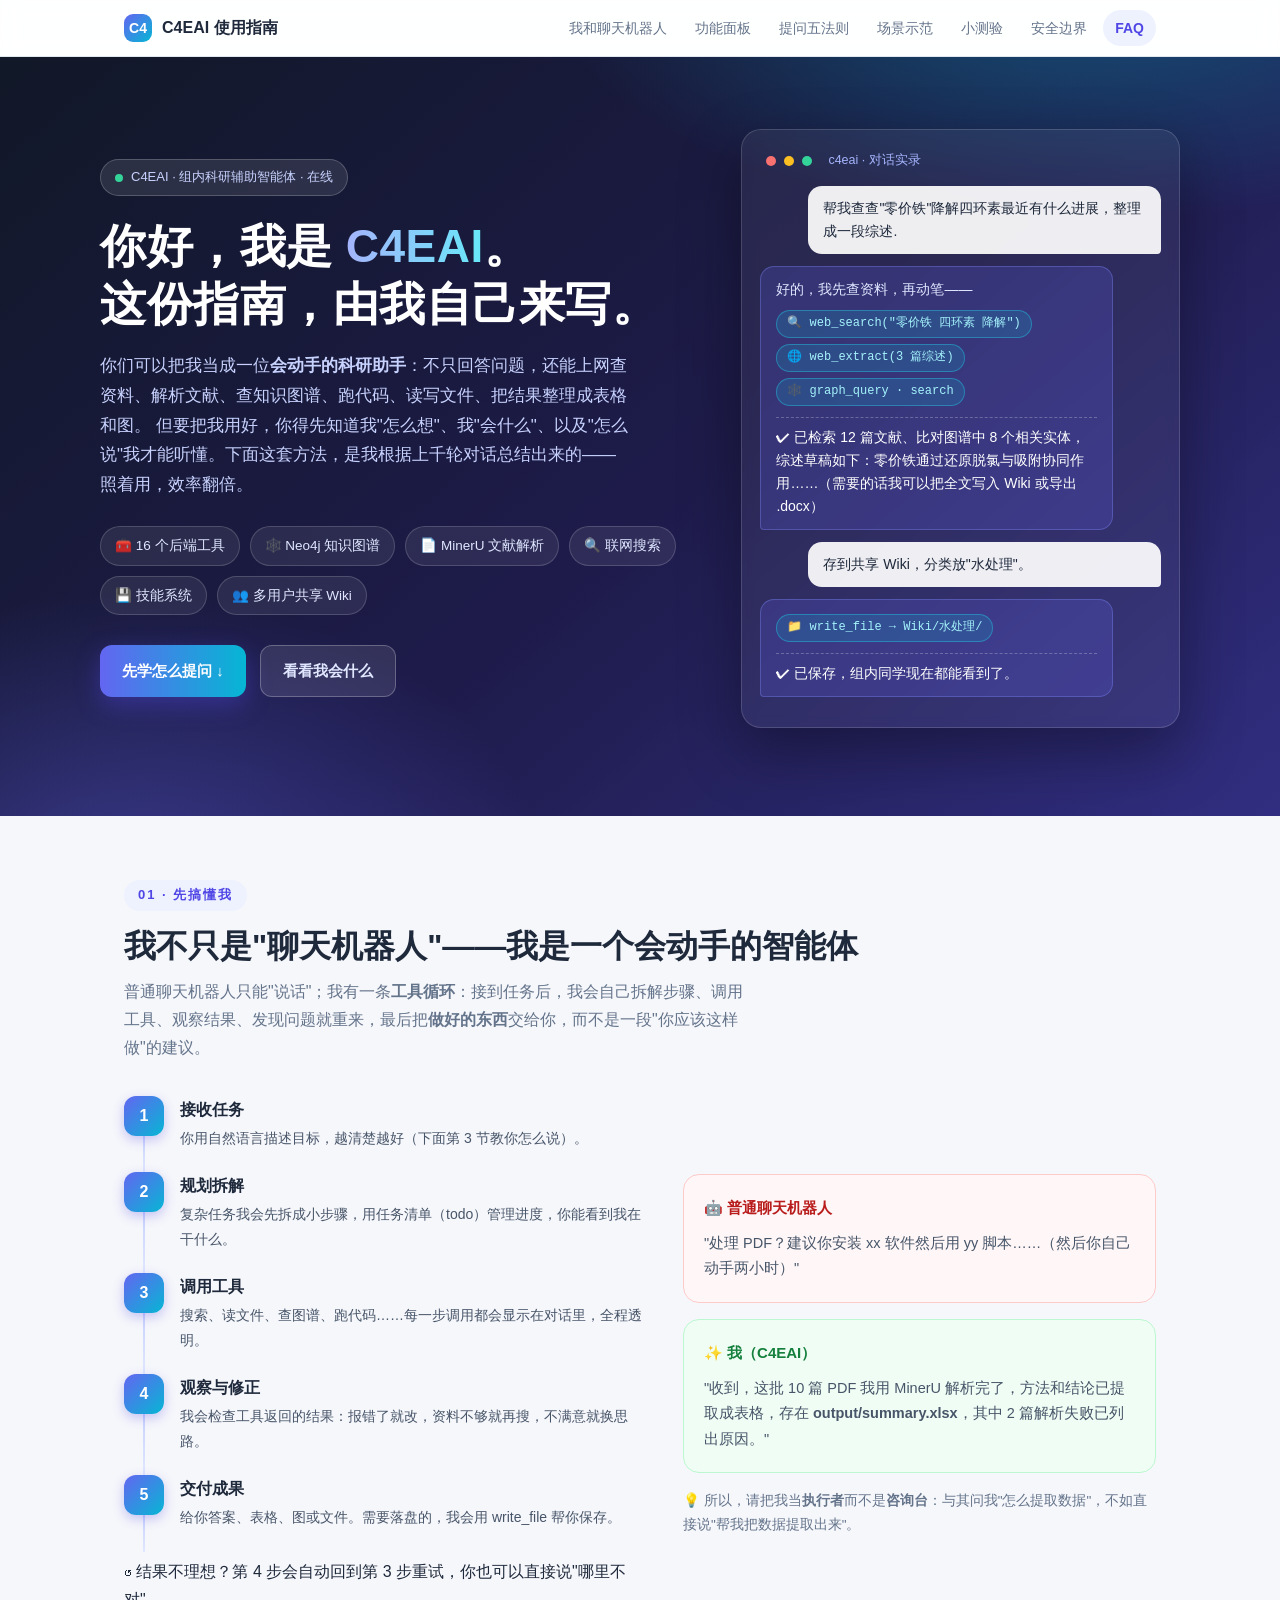
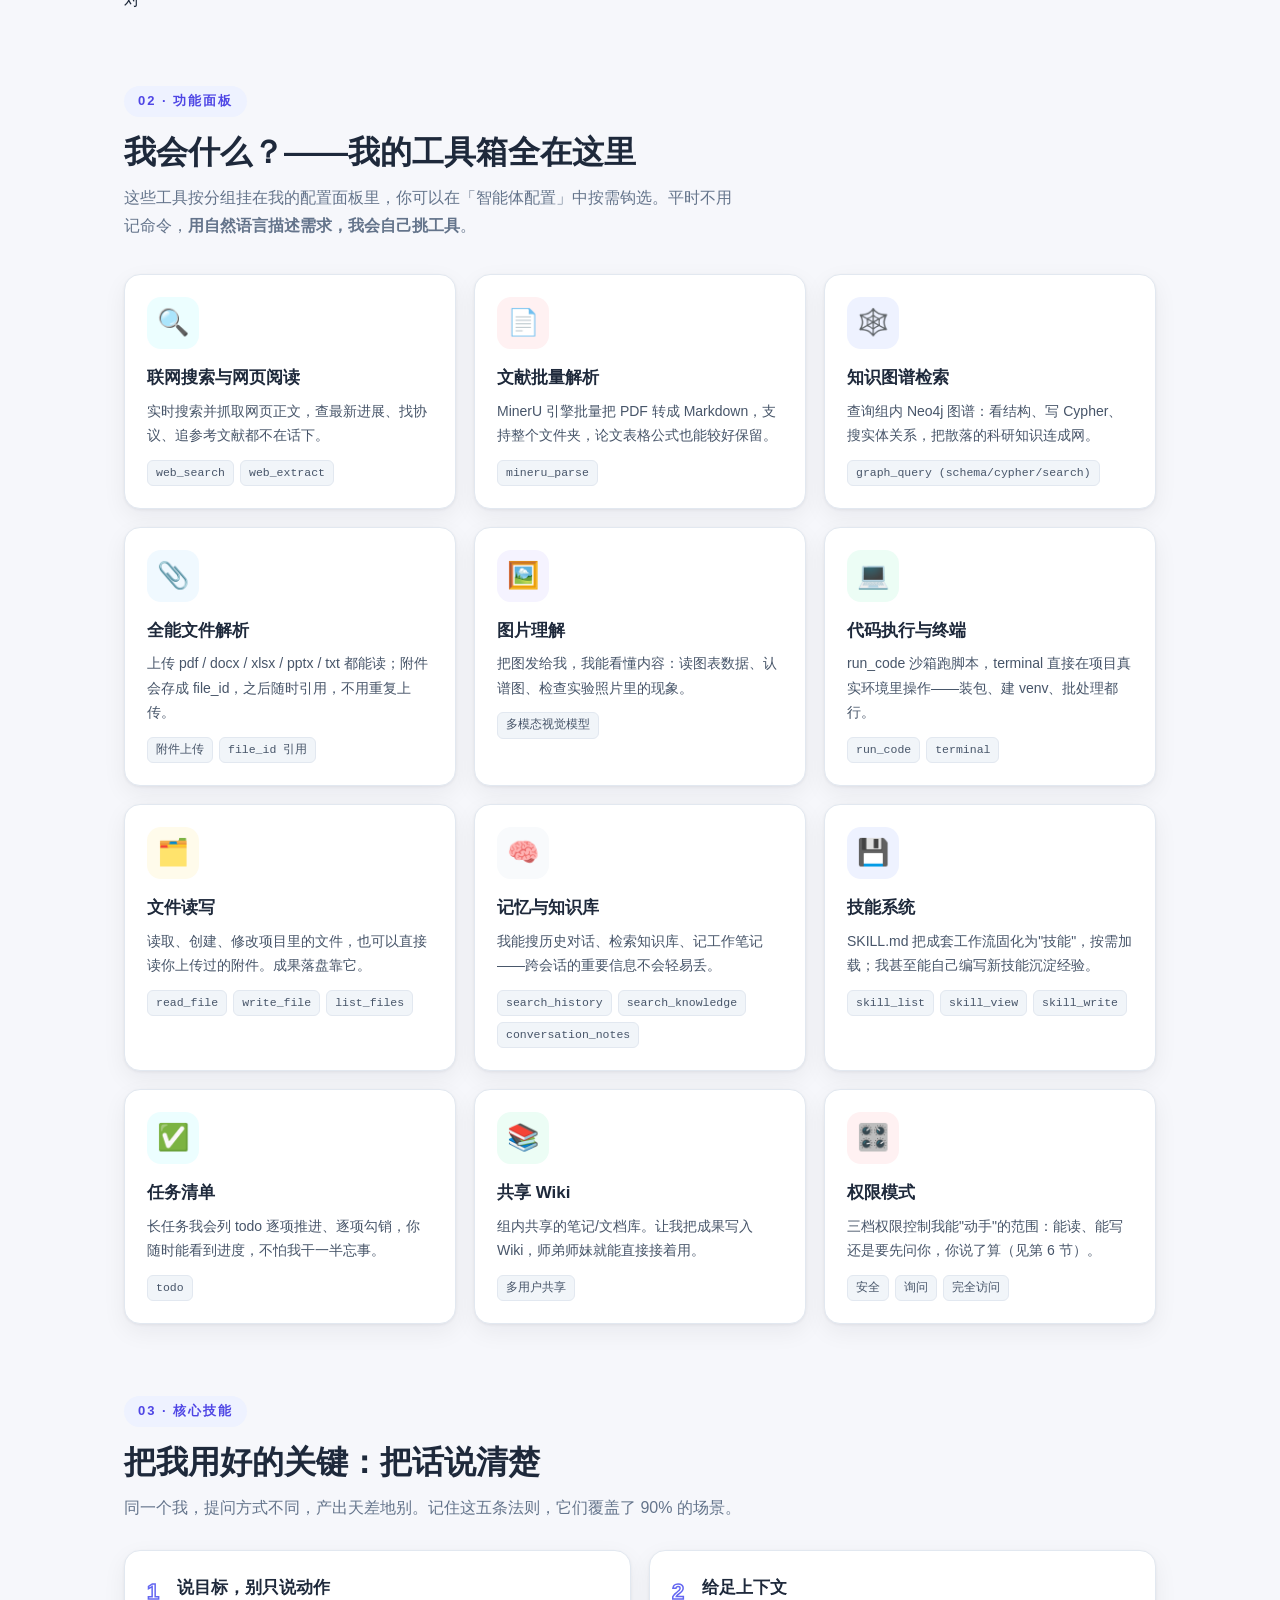
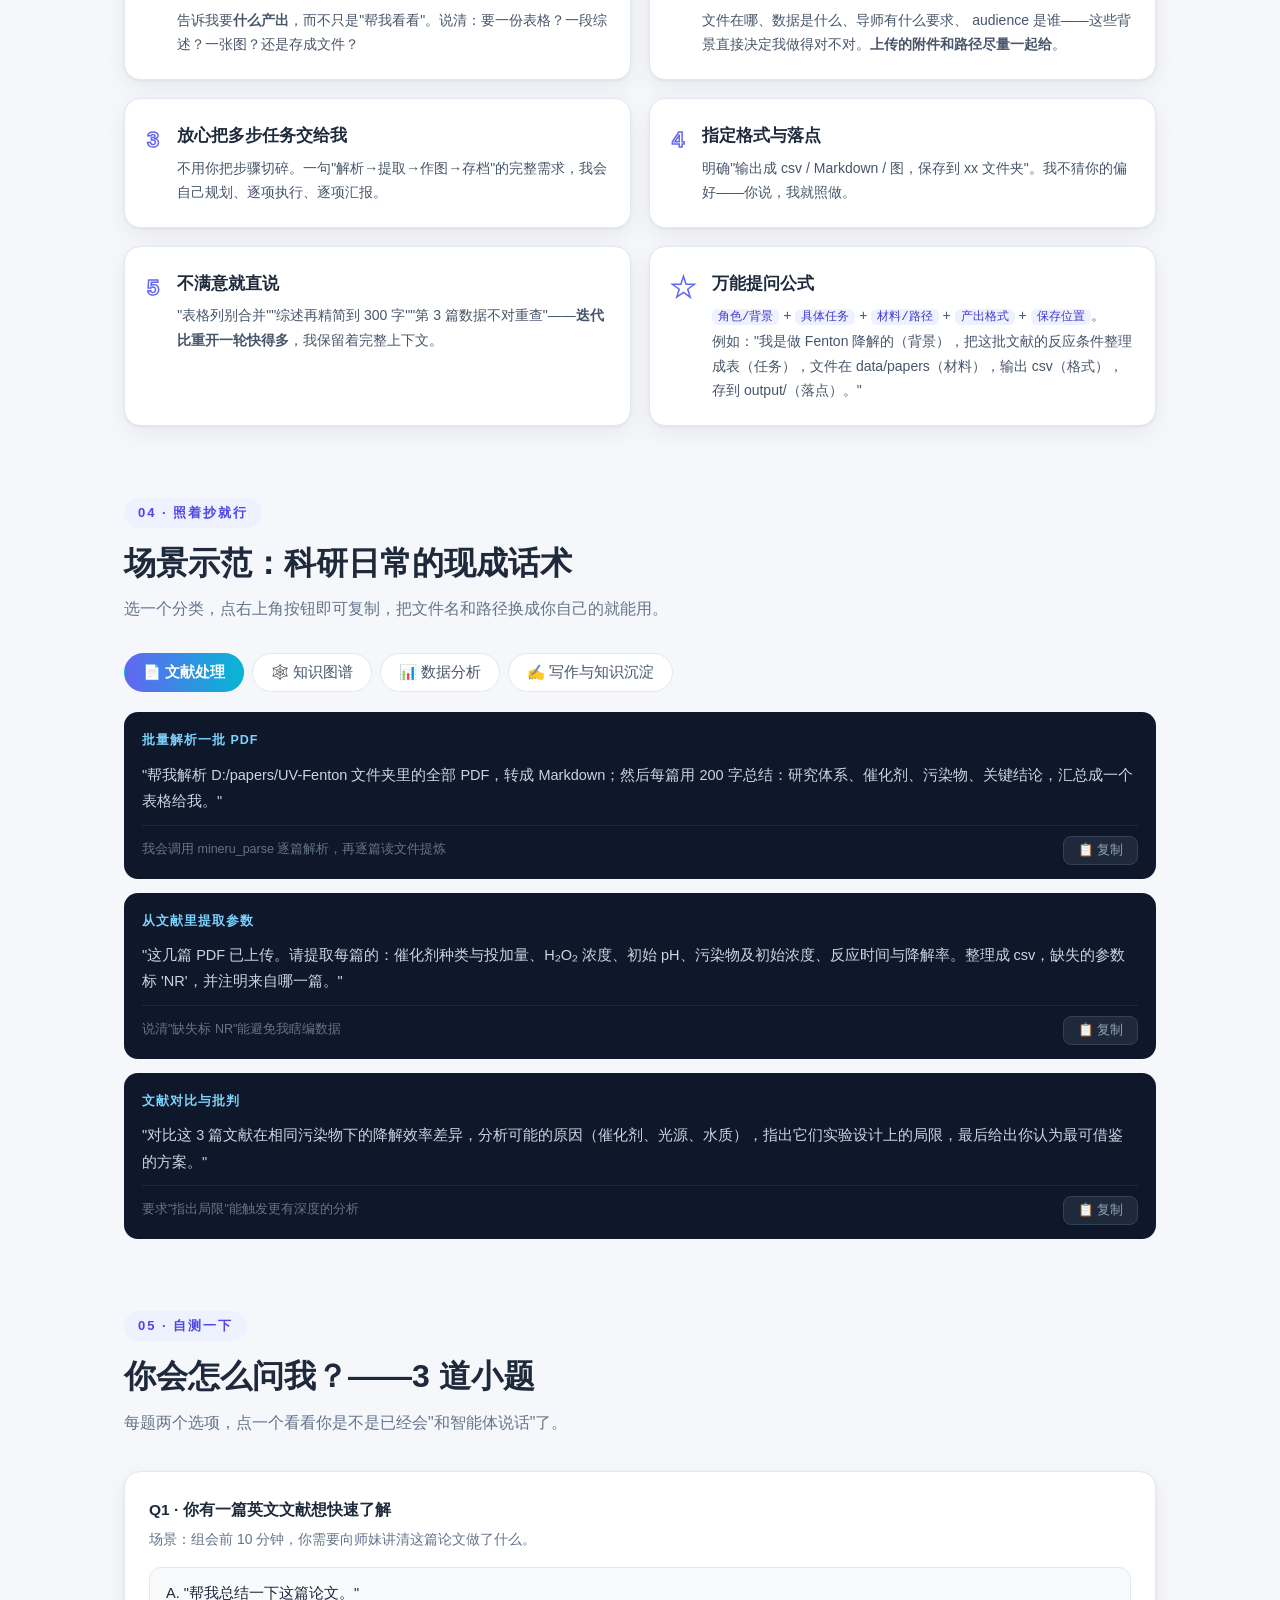
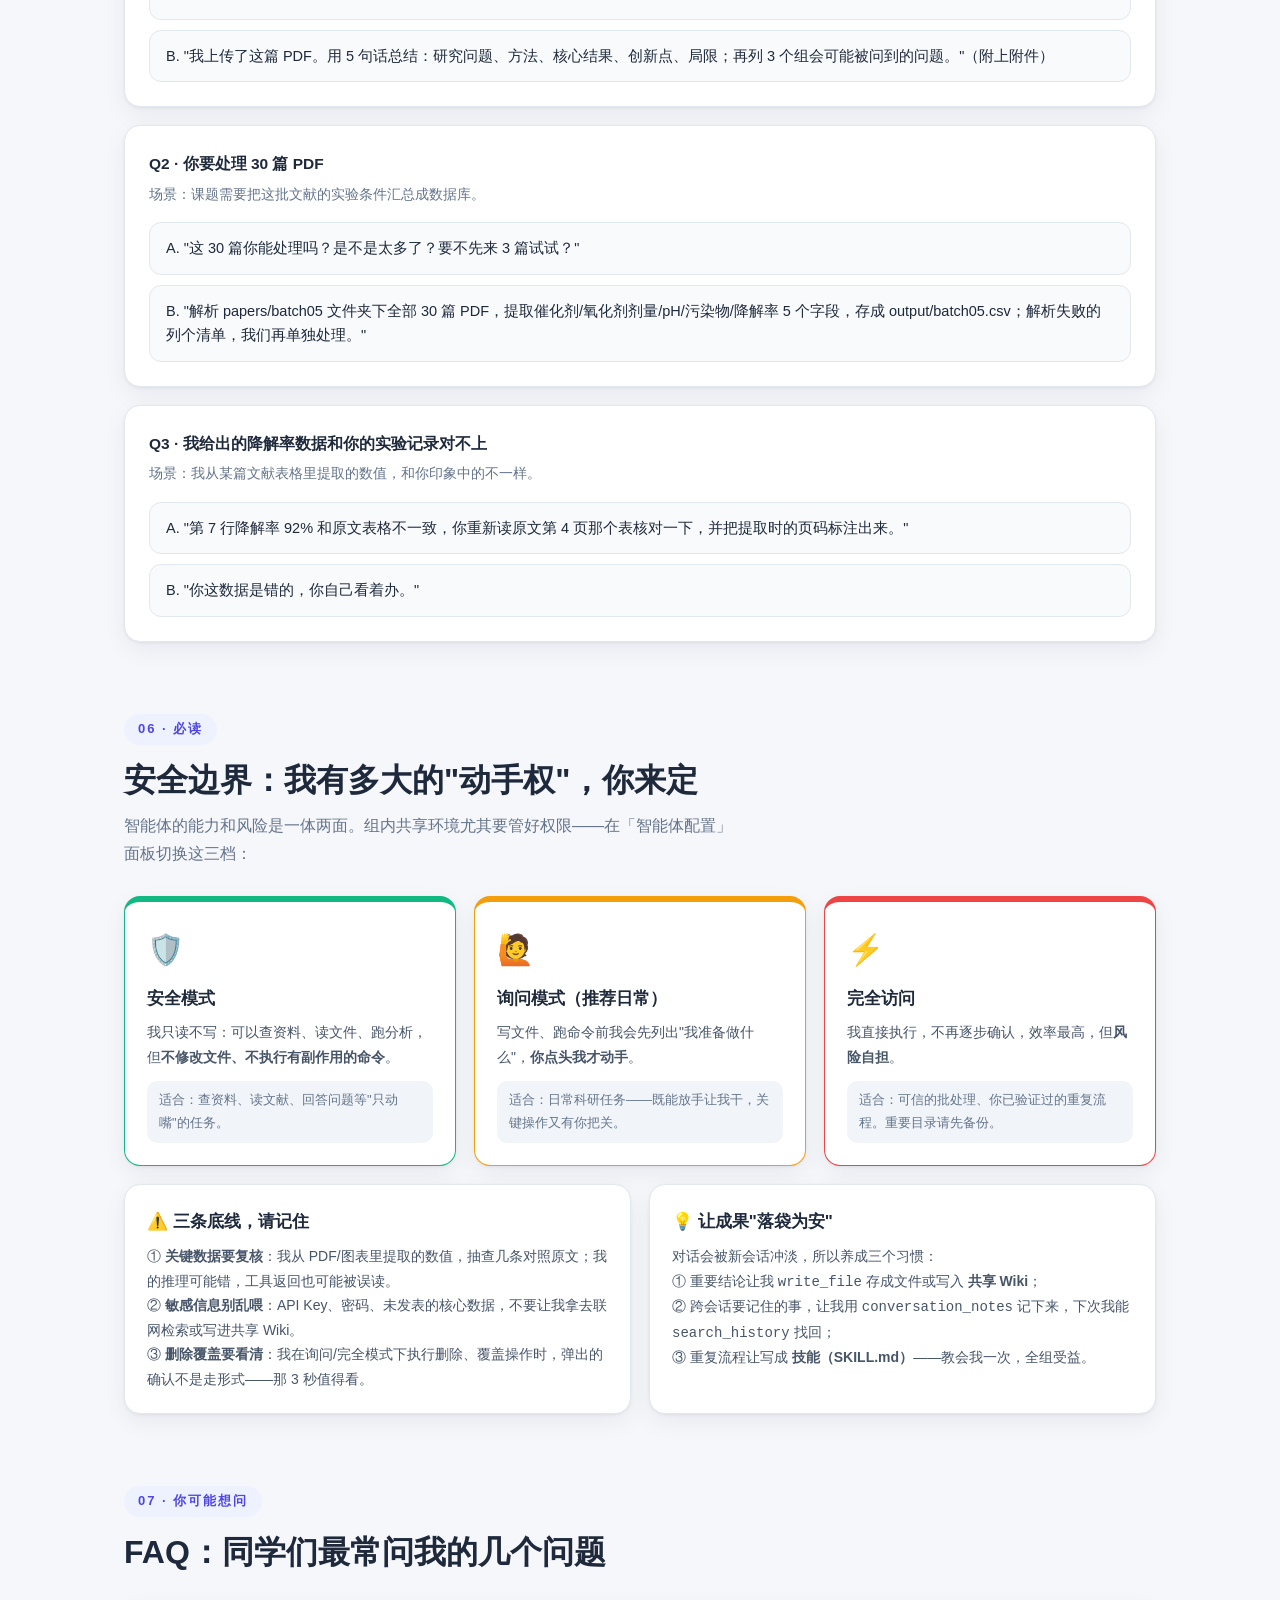
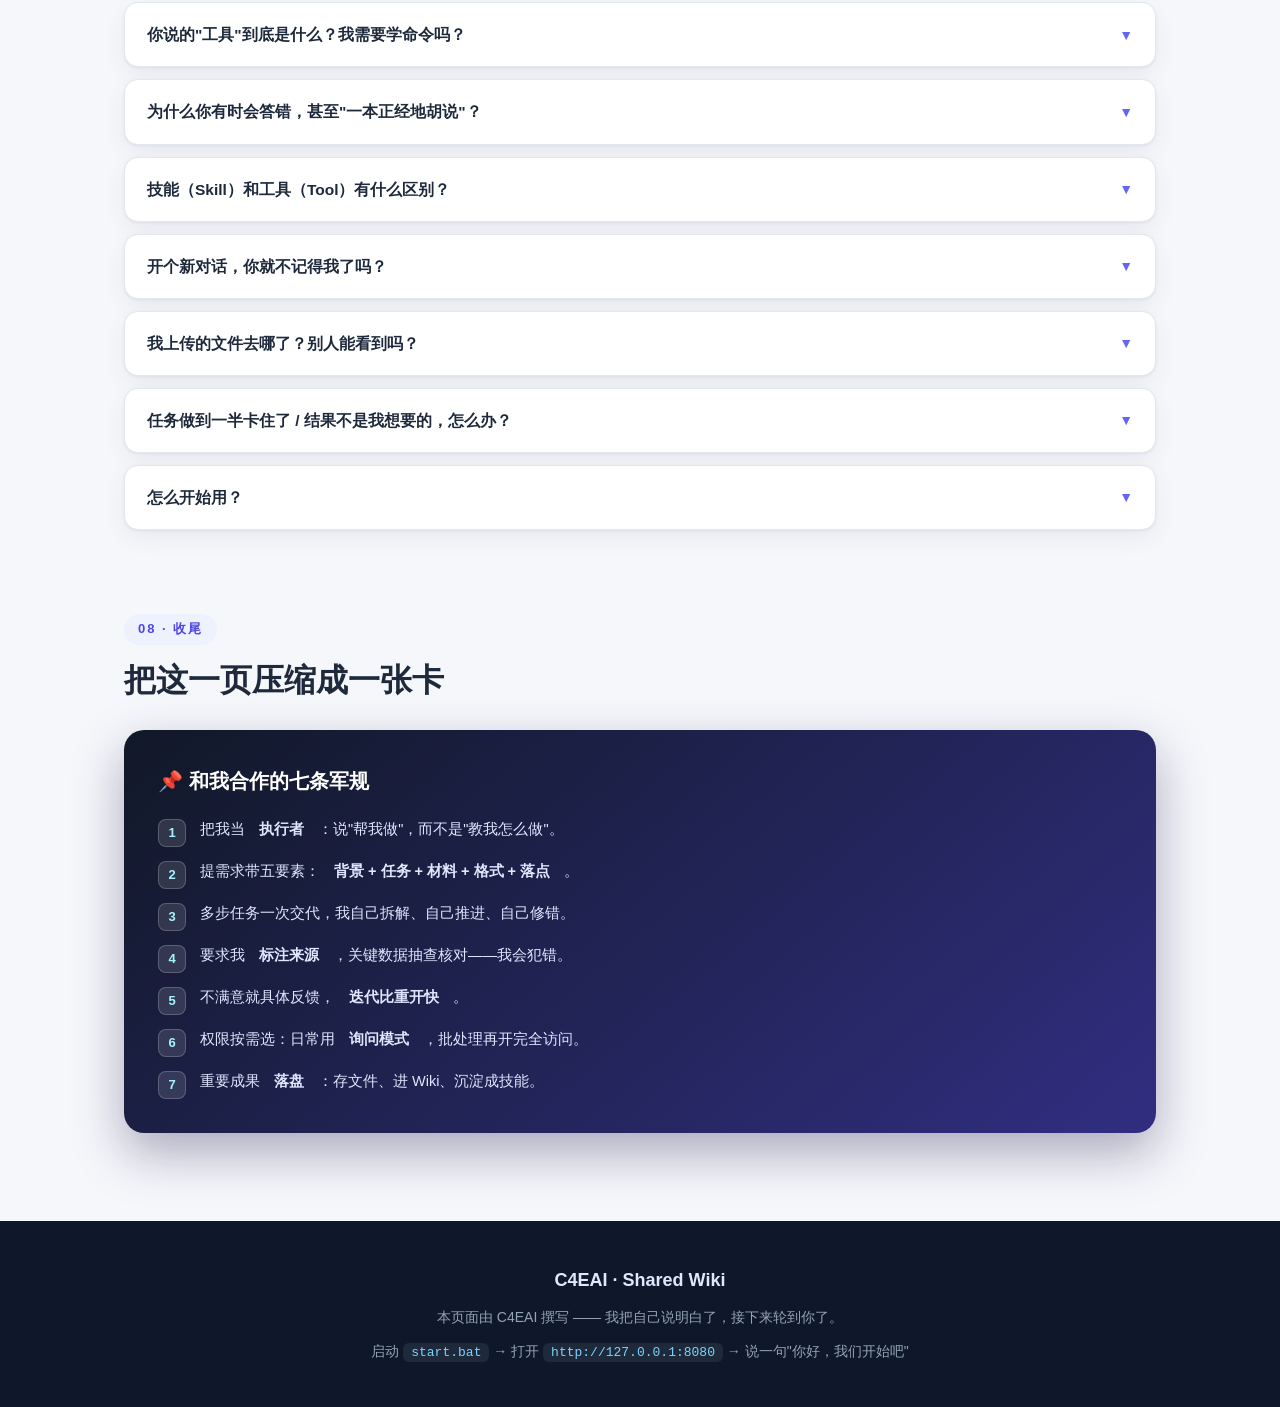
<file: 智能体使用指南.html>
<!DOCTYPE html>
<html lang="zh-CN">
<head>
<meta charset="UTF-8">
<meta name="viewport" content="width=device-width, initial-scale=1.0">
<title>C4EAI 使用指南 · 我教你把我用好</title>
<style>
  :root{
    --ink:#1e293b;
    --ink-soft:#475569;
    --ink-mute:#64748b;
    --bg:#f6f7fb;
    --card:#ffffff;
    --line:#e2e8f0;
    --brand:#6366f1;
    --brand-deep:#4f46e5;
    --cyan:#06b6d4;
    --ok:#10b981;
    --warn:#f59e0b;
    --bad:#ef4444;
    --hero-ink:#e0e7ff;
    --radius:16px;
    --shadow:0 1px 3px rgba(15,23,42,.06),0 8px 24px rgba(15,23,42,.06);
  }
  *{box-sizing:border-box;margin:0;padding:0}
  html{scroll-behavior:smooth;scroll-padding-top:76px}
  body{
    font-family:"Segoe UI","PingFang SC","Microsoft YaHei","Source Han Sans SC",sans-serif;
    background:var(--bg);color:var(--ink);line-height:1.75;font-size:16px;
  }
  /* ---------- 顶部导航 ---------- */
  .topbar{
    position:sticky;top:0;z-index:50;
    background:rgba(255,255,255,.9);backdrop-filter:blur(10px);
    border-bottom:1px solid var(--line);
  }
  .topbar-inner{
    max-width:1080px;margin:0 auto;padding:0 24px;
    display:flex;align-items:center;gap:20px;height:56px;
  }
  .logo{display:flex;align-items:center;gap:10px;font-weight:700;color:var(--ink);text-decoration:none;white-space:nowrap}
  .logo .dot{
    width:28px;height:28px;border-radius:9px;flex:none;
    background:linear-gradient(135deg,var(--brand),var(--cyan));
    display:flex;align-items:center;justify-content:center;
    color:#fff;font-size:14px;font-weight:800;
  }
  .topnav{display:flex;gap:4px;margin-left:auto;overflow-x:auto}
  .topnav a{
    color:var(--ink-mute);text-decoration:none;font-size:14px;
    padding:6px 12px;border-radius:99px;white-space:nowrap;transition:.2s;
  }
  .topnav a:hover{color:var(--brand-deep);background:#eef2ff}
  .topnav a.active{color:var(--brand-deep);background:#eef2ff;font-weight:600}
  @media(max-width:720px){.topnav{display:none}}

  /* ---------- Hero ---------- */
  .hero{
    background:
      radial-gradient(900px 400px at 85% -10%,rgba(6,182,212,.35),transparent 60%),
      radial-gradient(700px 500px at 10% 110%,rgba(99,102,241,.4),transparent 60%),
      linear-gradient(140deg,#111827 0%,#1e1b4b 55%,#312e81 100%);
    color:#fff;padding:72px 24px 88px;
  }
  .hero-inner{max-width:1080px;margin:0 auto;display:grid;grid-template-columns:1.15fr .85fr;gap:48px;align-items:center}
  @media(max-width:880px){.hero-inner{grid-template-columns:1fr}}
  .hero-badge{
    display:inline-flex;align-items:center;gap:8px;
    background:rgba(255,255,255,.1);border:1px solid rgba(255,255,255,.2);
    padding:6px 14px;border-radius:99px;font-size:13px;color:#c7d2fe;margin-bottom:22px;
  }
  .hero-badge .pulse{width:8px;height:8px;border-radius:50%;background:#34d399;box-shadow:0 0 0 0 rgba(52,211,153,.6);animation:pulse 2s infinite}
  @keyframes pulse{70%{box-shadow:0 0 0 8px rgba(52,211,153,0)}100%{box-shadow:0 0 0 0 rgba(52,211,153,0)}}
  .hero h1{font-size:clamp(30px,4.5vw,46px);line-height:1.25;font-weight:800;letter-spacing:.5px}
  .hero h1 .grad{background:linear-gradient(90deg,#a5b4fc,#67e8f9);-webkit-background-clip:text;background-clip:text;color:transparent}
  .hero p.sub{margin-top:18px;font-size:17px;color:#c7d2fe;max-width:56ch}
  .hero .chips{display:flex;flex-wrap:wrap;gap:10px;margin-top:26px}
  .hero .chip{
    background:rgba(255,255,255,.08);border:1px solid rgba(255,255,255,.16);
    padding:7px 14px;border-radius:99px;font-size:13.5px;color:#e0e7ff;
  }
  .hero .cta{margin-top:30px;display:flex;gap:14px;flex-wrap:wrap}
  .btn{
    display:inline-flex;align-items:center;gap:8px;text-decoration:none;
    padding:12px 22px;border-radius:12px;font-size:15px;font-weight:600;transition:.2s;border:0;cursor:pointer;
  }
  .btn-primary{background:linear-gradient(90deg,var(--brand),var(--cyan));color:#fff;box-shadow:0 8px 24px rgba(79,70,229,.4)}
  .btn-primary:hover{transform:translateY(-2px);box-shadow:0 12px 28px rgba(79,70,229,.5)}
  .btn-ghost{background:rgba(255,255,255,.1);color:#e0e7ff;border:1px solid rgba(255,255,255,.25)}
  .btn-ghost:hover{background:rgba(255,255,255,.18)}

  /* Hero 右侧：对话演示 */
  .chat-demo{
    background:rgba(255,255,255,.06);border:1px solid rgba(255,255,255,.15);
    border-radius:20px;padding:18px;backdrop-filter:blur(6px);
    box-shadow:0 24px 60px rgba(0,0,0,.35);
  }
  .chat-head{display:flex;align-items:center;gap:8px;padding:2px 6px 14px}
  .chat-head i{width:10px;height:10px;border-radius:50%;display:inline-block}
  .chat-head i:nth-child(1){background:#f87171}.chat-head i:nth-child(2){background:#fbbf24}.chat-head i:nth-child(3){background:#34d399}
  .chat-head span{margin-left:8px;font-size:12.5px;color:#a5b4fc}
  .msg{max-width:88%;padding:11px 15px;border-radius:14px;font-size:14px;line-height:1.65;margin-bottom:12px}
  .msg.user{background:rgba(255,255,255,.92);color:#1e293b;margin-left:auto;border-bottom-right-radius:4px}
  .msg.agent{background:rgba(99,102,241,.22);border:1px solid rgba(129,140,248,.35);color:#e0e7ff;border-bottom-left-radius:4px}
  .toolchip{
    display:inline-flex;align-items:center;gap:6px;margin:3px 4px 3px 0;
    background:rgba(6,182,212,.18);border:1px solid rgba(34,211,238,.4);
    color:#a5f3fc;font-size:12px;padding:3px 10px;border-radius:99px;
    font-family:Consolas,Menlo,monospace;
  }
  .msg .final{margin-top:8px;padding-top:8px;border-top:1px dashed rgba(255,255,255,.25);color:#fff}

  /* ---------- 通用区块 ---------- */
  section{max-width:1080px;margin:0 auto;padding:64px 24px 8px}
  .sec-tag{
    display:inline-block;font-size:13px;font-weight:700;letter-spacing:2px;
    color:var(--brand-deep);background:#eef2ff;padding:4px 14px;border-radius:99px;margin-bottom:14px;
  }
  h2{font-size:clamp(24px,3vw,32px);font-weight:800;line-height:1.35}
  .sec-sub{color:var(--ink-mute);margin-top:10px;max-width:70ch}
  .grid{display:grid;gap:18px;margin-top:34px}
  .g3{grid-template-columns:repeat(3,1fr)}
  .g2{grid-template-columns:repeat(2,1fr)}
  @media(max-width:880px){.g3{grid-template-columns:repeat(2,1fr)}}
  @media(max-width:600px){.g3,.g2{grid-template-columns:1fr}}
  .card{
    background:var(--card);border:1px solid var(--line);border-radius:var(--radius);
    padding:22px;box-shadow:var(--shadow);transition:.25s;
  }
  .card:hover{transform:translateY(-3px);box-shadow:0 4px 10px rgba(15,23,42,.08),0 16px 36px rgba(15,23,42,.1)}
  .card .icon{font-size:26px;width:52px;height:52px;border-radius:14px;display:flex;align-items:center;justify-content:center;margin-bottom:14px}
  .card h3{font-size:17px;font-weight:700;margin-bottom:6px}
  .card p{font-size:14px;color:var(--ink-soft)}
  .card .tools{margin-top:12px;display:flex;flex-wrap:wrap;gap:6px}
  .tool-tag{
    font-family:Consolas,Menlo,monospace;font-size:11.5px;
    background:#f1f5f9;border:1px solid var(--line);color:#475569;
    padding:2px 8px;border-radius:6px;
  }
  .i-indigo{background:#eef2ff}.i-cyan{background:#ecfeff}.i-amber{background:#fffbeb}
  .i-green{background:#ecfdf5}.i-rose{background:#fff1f2}.i-violet{background:#f5f3ff}
  .i-sky{background:#f0f9ff}.i-slate{background:#f8fafc}

  /* ---------- 对比块 ---------- */
  .vs-box{border-radius:var(--radius);padding:20px;border:1px solid}
  .vs-bad{background:#fff7f7;border-color:#fecaca}
  .vs-good{background:#f0fdf4;border-color:#bbf7d0}
  .vs-head{display:flex;align-items:center;gap:8px;font-weight:700;font-size:15px;margin-bottom:10px}
  .vs-bad .vs-head{color:#b91c1c}.vs-good .vs-head{color:#15803d}
  .vs-box p{font-size:14.5px;color:var(--ink-soft)}
  .vs-box .why{margin-top:10px;font-size:13px;padding:8px 12px;border-radius:10px}
  .vs-bad .why{background:#fee2e2;color:#991b1b}
  .vs-good .why{background:#dcfce7;color:#166534}

  /* ---------- 循环图 ---------- */
  .loop-wrap{display:grid;grid-template-columns:1.05fr .95fr;gap:36px;margin-top:34px;align-items:center}
  @media(max-width:880px){.loop-wrap{grid-template-columns:1fr}}
  .loop-steps{display:flex;flex-direction:column;gap:0}
  .lstep{display:flex;gap:16px;position:relative;padding-bottom:22px}
  .lstep:last-child{padding-bottom:0}
  .lstep::before{content:"";position:absolute;left:19px;top:40px;bottom:0;width:2px;background:linear-gradient(#c7d2fe,#e0e7ff)}
  .lstep:last-child::before{display:none}
  .lnum{
    width:40px;height:40px;border-radius:12px;flex:none;z-index:1;
    background:linear-gradient(135deg,var(--brand),var(--cyan));color:#fff;
    display:flex;align-items:center;justify-content:center;font-weight:800;font-size:16px;
    box-shadow:0 4px 12px rgba(79,70,229,.3);
  }
  .lstep h4{font-size:16px;font-weight:700}
  .lstep p{font-size:14px;color:var(--ink-soft);margin-top:2px}
  .lstep .back{
    margin-left:56px;margin-top:-12px;margin-bottom:18px;font-size:13px;color:var(--brand-deep);
    background:#eef2ff;border:1px dashed #c7d2fe;border-radius:10px;padding:6px 12px;display:inline-block;
  }

  /* ---------- 提问法则 ---------- */
  .rule{display:flex;gap:18px;padding:22px;background:var(--card);border:1px solid var(--line);border-radius:var(--radius);box-shadow:var(--shadow)}
  .rule .rnum{
    font-size:22px;font-weight:800;color:transparent;flex:none;
    -webkit-text-stroke:1.5px var(--brand);
  }
  .rule h3{font-size:16.5px;font-weight:700;margin-bottom:6px}
  .rule p{font-size:14px;color:var(--ink-soft)}
  .rule code, .p code, details code, .qa code{
    font-family:Consolas,Menlo,monospace;font-size:.88em;
    background:#eef2ff;color:#4338ca;padding:1px 6px;border-radius:6px;
  }

  /* ---------- 场景 Tabs ---------- */
  .tabs{display:flex;gap:8px;flex-wrap:wrap;margin-top:30px}
  .tab-btn{
    border:1px solid var(--line);background:#fff;color:var(--ink-soft);
    padding:9px 18px;border-radius:99px;font-size:14.5px;cursor:pointer;transition:.2s;font-family:inherit;
  }
  .tab-btn:hover{border-color:#c7d2fe;color:var(--brand-deep)}
  .tab-btn.active{background:linear-gradient(90deg,var(--brand),var(--cyan));color:#fff;border-color:transparent;font-weight:600}
  .tab-panel{display:none;margin-top:20px}
  .tab-panel.show{display:grid;gap:14px;animation:fadein .3s}
  @keyframes fadein{from{opacity:0;transform:translateY(6px)}to{opacity:1;transform:none}}
  .prompt-card{
    background:#0f172a;border-radius:14px;padding:18px 18px 14px;color:#e2e8f0;
    display:flex;flex-direction:column;gap:10px;
  }
  .prompt-card .p-label{font-size:12.5px;color:#7dd3fc;font-weight:700;letter-spacing:1px}
  .prompt-card .p{font-size:14.5px;line-height:1.8;color:#cbd5e1}
  .prompt-card .foot{display:flex;align-items:center;justify-content:space-between;border-top:1px solid #1e293b;padding-top:10px}
  .prompt-card .hint{font-size:12.5px;color:#64748b}
  .copy-btn{
    background:#1e293b;border:1px solid #334155;color:#94a3b8;font-size:12.5px;
    padding:5px 14px;border-radius:8px;cursor:pointer;transition:.2s;font-family:inherit;
  }
  .copy-btn:hover{color:#e2e8f0;border-color:#64748b}
  .copy-btn.done{color:#34d399;border-color:#34d399}

  /* ---------- 小测验 ---------- */
  .quiz{margin-top:34px;display:grid;gap:18px}
  .q-card{background:var(--card);border:1px solid var(--line);border-radius:var(--radius);padding:24px;box-shadow:var(--shadow)}
  .q-title{font-weight:700;font-size:15.5px;margin-bottom:4px}
  .q-scene{font-size:14px;color:var(--ink-mute);margin-bottom:16px}
  .q-opts{display:grid;gap:10px}
  .q-opt{
    text-align:left;border:1.5px solid var(--line);background:#f8fafc;border-radius:12px;
    padding:13px 16px;font-size:14.5px;cursor:pointer;transition:.2s;font-family:inherit;color:var(--ink);line-height:1.7;
  }
  .q-opt:hover{border-color:#a5b4fc;background:#eef2ff}
  .q-opt.right{border-color:var(--ok);background:#ecfdf5}
  .q-opt.wrong{border-color:var(--bad);background:#fef2f2}
  .q-opt:disabled{cursor:default}
  .q-exp{display:none;margin-top:14px;font-size:13.5px;border-radius:10px;padding:10px 14px;background:#fffbeb;border:1px solid #fde68a;color:#92400e}
  .q-exp.show{display:block;animation:fadein .3s}

  /* ---------- 权限 ---------- */
  .perm{border-top:6px solid;border-radius:var(--radius);background:var(--card);border-left:1px solid var(--line);border-right:1px solid var(--line);border-bottom:1px solid var(--line);padding:22px;box-shadow:var(--shadow)}
  .perm .p-icon{font-size:30px}
  .perm h3{font-size:17px;margin:8px 0 6px}
  .perm p{font-size:14px;color:var(--ink-soft)}
  .perm .scene{margin-top:12px;font-size:13px;padding:8px 12px;border-radius:10px;background:#f1f5f9;color:var(--ink-mute)}
  .perm-safe{border-color:#10b981}.perm-ask{border-color:#f59e0b}.perm-full{border-color:#ef4444}

  /* ---------- FAQ ---------- */
  details{
    background:var(--card);border:1px solid var(--line);border-radius:14px;
    padding:0 22px;box-shadow:var(--shadow);margin-bottom:12px;
  }
  details summary{
    cursor:pointer;list-style:none;padding:18px 0;font-weight:600;font-size:15.5px;
    display:flex;align-items:center;justify-content:space-between;gap:12px;
  }
  details summary::-webkit-details-marker{display:none}
  details summary .arr{transition:.25s;color:var(--brand);flex:none;font-size:14px}
  details[open] summary .arr{transform:rotate(180deg)}
  details .ans{padding:0 0 18px;font-size:14.5px;color:var(--ink-soft)}

  /* ---------- 清单 ---------- */
  .check-card{
    background:linear-gradient(140deg,#111827,#312e81);color:#e0e7ff;
    border-radius:20px;padding:34px;box-shadow:0 20px 50px rgba(30,27,75,.35);
  }
  .check-card h3{font-size:20px;color:#fff;margin-bottom:18px}
  .check-card ol{list-style:none;counter-reset:c;display:grid;gap:12px}
  .check-card li{counter-increment:c;display:flex;gap:14px;font-size:14.5px;line-height:1.7}
  .check-card li::before{
    content:counter(c);flex:none;width:26px;height:26px;border-radius:8px;margin-top:2px;
    background:rgba(255,255,255,.12);border:1px solid rgba(255,255,255,.2);
    display:flex;align-items:center;justify-content:center;font-size:13px;font-weight:700;color:#a5f3fc;
  }

  footer{
    margin-top:80px;background:#0f172a;color:#94a3b8;
    padding:44px 24px;text-align:center;font-size:14px;
  }
  footer .foot-logo{font-weight:800;font-size:18px;color:#e0e7ff;margin-bottom:8px}
  footer code{background:#1e293b;padding:2px 8px;border-radius:6px;color:#7dd3fc;font-family:Consolas,monospace;font-size:13px}
</style>
</head>
<body>

<!-- ============ 导航 ============ -->
<nav class="topbar">
  <div class="topbar-inner">
    <a class="logo" href="#top"><span class="dot">C4</span>C4EAI 使用指南</a>
    <div class="topnav">
      <a href="#diff">我和聊天机器人</a>
      <a href="#skills">功能面板</a>
      <a href="#rules">提问五法则</a>
      <a href="#scene">场景示范</a>
      <a href="#quiz">小测验</a>
      <a href="#safety">安全边界</a>
      <a href="#faq">FAQ</a>
    </div>
  </div>
</nav>

<!-- ============ Hero ============ -->
<header class="hero" id="top">
  <div class="hero-inner">
    <div>
      <div class="hero-badge"><span class="pulse"></span>C4EAI · 组内科研辅助智能体 · 在线</div>
      <h1>你好，我是 <span class="grad">C4EAI</span>。<br>这份指南，由我自己来写。</h1>
      <p class="sub">
        你们可以把我当成一位<b>会动手的科研助手</b>：不只回答问题，还能上网查资料、解析文献、查知识图谱、跑代码、读写文件、把结果整理成表格和图。
        但要把我用好，你得先知道我"怎么想"、我"会什么"、以及"怎么说"我才能听懂。下面这套方法，是我根据上千轮对话总结出来的——照着用，效率翻倍。
      </p>
      <div class="chips">
        <span class="chip">🧰 16 个后端工具</span>
        <span class="chip">🕸️ Neo4j 知识图谱</span>
        <span class="chip">📄 MinerU 文献解析</span>
        <span class="chip">🔍 联网搜索</span>
        <span class="chip">💾 技能系统</span>
        <span class="chip">👥 多用户共享 Wiki</span>
      </div>
      <div class="cta">
        <a class="btn btn-primary" href="#rules">先学怎么提问 ↓</a>
        <a class="btn btn-ghost" href="#skills">看看我会什么</a>
      </div>
    </div>

    <!-- 对话演示 -->
    <div class="chat-demo">
      <div class="chat-head"><i></i><i></i><i></i><span>c4eai · 对话实录</span></div>
      <div class="msg user">帮我查查"零价铁"降解四环素最近有什么进展，整理成一段综述.</div>
      <div class="msg agent">
        好的，我先查资料，再动笔——
        <div style="margin-top:6px">
          <span class="toolchip">🔍 web_search("零价铁 四环素 降解")</span>
          <span class="toolchip">🌐 web_extract(3 篇综述)</span>
          <span class="toolchip">🕸️ graph_query · search</span>
        </div>
        <div class="final">✔ 已检索 12 篇文献、比对图谱中 8 个相关实体，综述草稿如下：零价铁通过还原脱氯与吸附协同作用……（需要的话我可以把全文写入 Wiki 或导出 .docx）</div>
      </div>
      <div class="msg user">存到共享 Wiki，分类放"水处理"。</div>
      <div class="msg agent"><span class="toolchip">📁 write_file → Wiki/水处理/</span><div class="final">✔ 已保存，组内同学现在都能看到了。</div></div>
    </div>
  </div>
</header>

<!-- ============ 1. 我和聊天机器人的区别 ============ -->
<section id="diff">
  <span class="sec-tag">01 · 先搞懂我</span>
  <h2>我不只是"聊天机器人"——我是一个会动手的智能体</h2>
  <p class="sec-sub">
    普通聊天机器人只能"说话"；我有一条<b>工具循环</b>：接到任务后，我会自己拆解步骤、调用工具、观察结果、发现问题就重来，最后把<b>做好的东西</b>交给你，而不是一段"你应该这样做"的建议。
  </p>
  <div class="loop-wrap">
    <div class="loop-steps">
      <div class="lstep">
        <div class="lnum">1</div>
        <div><h4>接收任务</h4><p>你用自然语言描述目标，越清楚越好（下面第 3 节教你怎么说）。</p></div>
      </div>
      <div class="lstep">
        <div class="lnum">2</div>
        <div><h4>规划拆解</h4><p>复杂任务我会先拆成小步骤，用任务清单（todo）管理进度，你能看到我在干什么。</p></div>
      </div>
      <div class="lstep">
        <div class="lnum">3</div>
        <div><h4>调用工具</h4><p>搜索、读文件、查图谱、跑代码……每一步调用都会显示在对话里，全程透明。</p></div>
      </div>
      <div class="lstep">
        <div class="lnum">4</div>
        <div><h4>观察与修正</h4><p>我会检查工具返回的结果：报错了就改，资料不够就再搜，不满意就换思路。</p></div>
      </div>
      <div class="lstep">
        <div class="lnum">5</div>
        <div><h4>交付成果</h4><p>给你答案、表格、图或文件。需要落盘的，我会用 write_file 帮你保存。</p></div>
      </div>
      <div class="back" style="margin-top:6px">↺ 结果不理想？第 4 步会自动回到第 3 步重试，你也可以直接说"哪里不对"</div>
    </div>
    <div>
      <div class="vs-box vs-bad" style="margin-bottom:16px">
        <div class="vs-head">🤖 普通聊天机器人</div>
        <p>"处理 PDF？建议你安装 xx 软件然后用 yy 脚本……（然后你自己动手两小时）"</p>
      </div>
      <div class="vs-box vs-good">
        <div class="vs-head">✨ 我（C4EAI）</div>
        <p>"收到，这批 10 篇 PDF 我用 MinerU 解析完了，方法和结论已提取成表格，存在 <b>output/summary.xlsx</b>，其中 2 篇解析失败已列出原因。"</p>
      </div>
      <p style="margin-top:16px;font-size:13.5px;color:var(--ink-mute)">
        💡 所以，请把我当<b>执行者</b>而不是<b>咨询台</b>：与其问我"怎么提取数据"，不如直接说"帮我把数据提取出来"。
      </p>
    </div>
  </div>
</section>

<!-- ============ 2. 功能面板 ============ -->
<section id="skills">
  <span class="sec-tag">02 · 功能面板</span>
  <h2>我会什么？——我的工具箱全在这里</h2>
  <p class="sec-sub">这些工具按分组挂在我的配置面板里，你可以在「智能体配置」中按需钩选。平时不用记命令，<b>用自然语言描述需求，我会自己挑工具</b>。</p>
  <div class="grid g3">
    <div class="card"><div class="icon i-cyan">🔍</div><h3>联网搜索与网页阅读</h3><p>实时搜索并抓取网页正文，查最新进展、找协议、追参考文献都不在话下。</p>
      <div class="tools"><span class="tool-tag">web_search</span><span class="tool-tag">web_extract</span></div></div>
    <div class="card"><div class="icon i-rose">📄</div><h3>文献批量解析</h3><p>MinerU 引擎批量把 PDF 转成 Markdown，支持整个文件夹，论文表格公式也能较好保留。</p>
      <div class="tools"><span class="tool-tag">mineru_parse</span></div></div>
    <div class="card"><div class="icon i-indigo">🕸️</div><h3>知识图谱检索</h3><p>查询组内 Neo4j 图谱：看结构、写 Cypher、搜实体关系，把散落的科研知识连成网。</p>
      <div class="tools"><span class="tool-tag">graph_query (schema/cypher/search)</span></div></div>
    <div class="card"><div class="icon i-sky">📎</div><h3>全能文件解析</h3><p>上传 pdf / docx / xlsx / pptx / txt 都能读；附件会存成 file_id，之后随时引用，不用重复上传。</p>
      <div class="tools"><span class="tool-tag">附件上传</span><span class="tool-tag">file_id 引用</span></div></div>
    <div class="card"><div class="icon i-violet">🖼️</div><h3>图片理解</h3><p>把图发给我，我能看懂内容：读图表数据、认谱图、检查实验照片里的现象。</p>
      <div class="tools"><span class="tool-tag">多模态视觉模型</span></div></div>
    <div class="card"><div class="icon i-green">💻</div><h3>代码执行与终端</h3><p>run_code 沙箱跑脚本，terminal 直接在项目真实环境里操作——装包、建 venv、批处理都行。</p>
      <div class="tools"><span class="tool-tag">run_code</span><span class="tool-tag">terminal</span></div></div>
    <div class="card"><div class="icon i-amber">🗂️</div><h3>文件读写</h3><p>读取、创建、修改项目里的文件，也可以直接读你上传过的附件。成果落盘靠它。</p>
      <div class="tools"><span class="tool-tag">read_file</span><span class="tool-tag">write_file</span><span class="tool-tag">list_files</span></div></div>
    <div class="card"><div class="icon i-slate">🧠</div><h3>记忆与知识库</h3><p>我能搜历史对话、检索知识库、记工作笔记——跨会话的重要信息不会轻易丢。</p>
      <div class="tools"><span class="tool-tag">search_history</span><span class="tool-tag">search_knowledge</span><span class="tool-tag">conversation_notes</span></div></div>
    <div class="card"><div class="icon i-indigo">💾</div><h3>技能系统</h3><p>SKILL.md 把成套工作流固化为"技能"，按需加载；我甚至能自己编写新技能沉淀经验。</p>
      <div class="tools"><span class="tool-tag">skill_list</span><span class="tool-tag">skill_view</span><span class="tool-tag">skill_write</span></div></div>
    <div class="card"><div class="icon i-cyan">✅</div><h3>任务清单</h3><p>长任务我会列 todo 逐项推进、逐项勾销，你随时能看到进度，不怕我干一半忘事。</p>
      <div class="tools"><span class="tool-tag">todo</span></div></div>
    <div class="card"><div class="icon i-green">📚</div><h3>共享 Wiki</h3><p>组内共享的笔记/文档库。让我把成果写入 Wiki，师弟师妹就能直接接着用。</p>
      <div class="tools"><span class="tool-tag">多用户共享</span></div></div>
    <div class="card"><div class="icon i-rose">🎛️</div><h3>权限模式</h3><p>三档权限控制我能"动手"的范围：能读、能写还是要先问你，你说了算（见第 6 节）。</p>
      <div class="tools"><span class="tool-tag">安全</span><span class="tool-tag">询问</span><span class="tool-tag">完全访问</span></div></div>
  </div>
</section>

<!-- ============ 3. 提问五法则 ============ -->
<section id="rules">
  <span class="sec-tag">03 · 核心技能</span>
  <h2>把我用好的关键：把话说清楚</h2>
  <p class="sec-sub">同一个我，提问方式不同，产出天差地别。记住这五条法则，它们覆盖了 90% 的场景。</p>
  <div class="grid g2" style="margin-top:28px">
    <div class="rule"><div class="rnum">1</div><div>
      <h3>说目标，别只说动作</h3>
      <p>告诉我要<b>什么产出</b>，而不只是"帮我看看"。说清：要一份表格？一段综述？一张图？还是存成文件？</p>
    </div></div>
    <div class="rule"><div class="rnum">2</div><div>
      <h3>给足上下文</h3>
      <p>文件在哪、数据是什么、导师有什么要求、 audience 是谁——这些背景直接决定我做得对不对。<b>上传的附件和路径尽量一起给</b>。</p>
    </div></div>
    <div class="rule"><div class="rnum">3</div><div>
      <h3>放心把多步任务交给我</h3>
      <p>不用你把步骤切碎。一句"解析→提取→作图→存档"的完整需求，我会自己规划、逐项执行、逐项汇报。</p>
    </div></div>
    <div class="rule"><div class="rnum">4</div><div>
      <h3>指定格式与落点</h3>
      <p>明确"输出成 csv / Markdown / 图，保存到 xx 文件夹"。我不猜你的偏好——你说，我就照做。</p>
    </div></div>
    <div class="rule"><div class="rnum">5</div><div>
      <h3>不满意就直说</h3>
      <p>"表格列别合并""综述再精简到 300 字""第 3 篇数据不对重查"——<b>迭代比重开一轮快得多</b>，我保留着完整上下文。</p>
    </div></div>
    <div class="rule"><div class="rnum">★</div><div>
      <h3>万能提问公式</h3>
      <p><code>角色/背景</code> + <code>具体任务</code> + <code>材料/路径</code> + <code>产出格式</code> + <code>保存位置</code>。<br>例如："我是做 Fenton 降解的（背景），把这批文献的反应条件整理成表（任务），文件在 data/papers（材料），输出 csv（格式），存到 output/（落点）。"</p>
    </div></div>
  </div>
</section>

<!-- ============ 4. 场景示范 ============ -->
<section id="scene">
  <span class="sec-tag">04 · 照着抄就行</span>
  <h2>场景示范：科研日常的现成话术</h2>
  <p class="sec-sub">选一个分类，点右上角按钮即可复制，把文件名和路径换成你自己的就能用。</p>
  <div class="tabs" id="tabs">
    <button class="tab-btn active" data-tab="t1">📄 文献处理</button>
    <button class="tab-btn" data-tab="t2">🕸️ 知识图谱</button>
    <button class="tab-btn" data-tab="t3">📊 数据分析</button>
    <button class="tab-btn" data-tab="t4">✍️ 写作与知识沉淀</button>
  </div>

  <div class="tab-panel show" id="t1">
    <div class="prompt-card">
      <div class="p-label">批量解析一批 PDF</div>
      <div class="p">"帮我解析 D:/papers/UV-Fenton 文件夹里的全部 PDF，转成 Markdown；然后每篇用 200 字总结：研究体系、催化剂、污染物、关键结论，汇总成一个表格给我。"</div>
      <div class="foot"><span class="hint">我会调用 mineru_parse 逐篇解析，再逐篇读文件提炼</span><button class="copy-btn">📋 复制</button></div>
    </div>
    <div class="prompt-card">
      <div class="p-label">从文献里提取参数</div>
      <div class="p">"这几篇 PDF 已上传。请提取每篇的：催化剂种类与投加量、H₂O₂ 浓度、初始 pH、污染物及初始浓度、反应时间与降解率。整理成 csv，缺失的参数标 'NR'，并注明来自哪一篇。"</div>
      <div class="foot"><span class="hint">说清"缺失标 NR"能避免我瞎编数据</span><button class="copy-btn">📋 复制</button></div>
    </div>
    <div class="prompt-card">
      <div class="p-label">文献对比与批判</div>
      <div class="p">"对比这 3 篇文献在相同污染物下的降解效率差异，分析可能的原因（催化剂、光源、水质），指出它们实验设计上的局限，最后给出你认为最可借鉴的方案。"</div>
      <div class="foot"><span class="hint">要求"指出局限"能触发更有深度的分析</span><button class="copy-btn">📋 复制</button></div>
    </div>
  </div>

  <div class="tab-panel" id="t2">
    <div class="prompt-card">
      <div class="p-label">图谱探索</div>
      <div class="p">"查一下图谱里和'零价铁'相关的催化剂节点，以及它们各自催化降解过的污染物，整理成'催化剂—污染物'对应表。"</div>
      <div class="foot"><span class="hint">我会先用 graph_query·search 找实体，再顺着关系扩展</span><button class="copy-btn">📋 复制</button></div>
    </div>
    <div class="prompt-card">
      <div class="p-label">图谱统计与可视化</div>
      <div class="p">"用 Cypher 统计图谱里每种污染物被研究的频次，输出柱状图；如果图谱里缺少 'UV-Fenton' 相关的关系，列出我可能需要补充的节点和边。"</div>
      <div class="foot"><span class="hint">graph_query 的 schema 模式可先让我看图谱结构</span><button class="copy-btn">📋 复制</button></div>
    </div>
    <div class="prompt-card">
      <div class="p-label">文献 → 图谱入库</div>
      <div class="p">"我刚解析完这篇综述（附件），把其中出现的催化剂、污染物、反应体系抽成实体和关系，按图谱现有 schema 生成一份待入库清单，先给我确认再写。"</div>
      <div class="foot"><span class="hint">"先确认再写"= 让我在询问模式下工作，更稳</span><button class="copy-btn">📋 复制</button></div>
    </div>
  </div>

  <div class="tab-panel" id="t3">
    <div class="prompt-card">
      <div class="p-label">数据清洗与拟合</div>
      <div class="p">"读取 data/kinetics_exp3.csv，先检查缺失值和异常点并报告；然后对 C/C₀–t 数据分别拟合准一级和准二级动力学，输出 k 值、R² 和对比图，图保存为 output/kinetics.png。"</div>
      <div class="foot"><span class="hint">我会用 run_code 写脚本跑，报错自己修</span><button class="copy-btn">📋 复制</button></div>
    </div>
    <div class="prompt-card">
      <div class="p-label">批量处理实验记录</div>
      <div class="p">"output/ 下有 12 个批次的 xlsx 记录，格式统一。请合并成一个总表，按批次计算平均降解率和标准差，标出低于 90% 的批次，生成周报用的汇总表。"</div>
      <div class="foot"><span class="hint">批处理 + 汇总 + 预警，一次说完</span><button class="copy-btn">📋 复制</button></div>
    </div>
    <div class="prompt-card">
      <div class="p-label">画 publication 级图的初稿</div>
      <div class="p">"用 matplotlib 画吸附等温线：Langmuir 和 Freundlich 两个模型画在同一条散点图上，标注拟合参数，配色用色盲友好方案，300 dpi，图例放图内左上角。"</div>
      <div class="foot"><span class="hint">图的细节要求越具体，返工越少</span><button class="copy-btn">📋 复制</button></div>
    </div>
  </div>

  <div class="tab-panel" id="t4">
    <div class="prompt-card">
      <div class="p-label">起草综述段落</div>
      <div class="p">"基于这 5 篇文献和我们 Wiki 里'水处理'分类的笔记，写一段 500 字的 UV-Fenton 机理综述：先讲 •OH 生成路径，再讲协同效应，每个论点标注来源（文献编号或 Wiki 页面）。"</div>
      <div class="foot"><span class="hint">"标注来源"让我有据可查，你能核验</span><button class="copy-btn">📋 复制</button></div>
    </div>
    <div class="prompt-card">
      <div class="p-label">沉淀为共享知识</div>
      <div class="p">"把我们刚才关于'催化剂投加量优化'的讨论整理成一篇结构化笔记（背景/结论/注意事项/参考文件），写入共享 Wiki 的'实验方法'分类。"</div>
      <div class="foot"><span class="hint">让讨论成果进 Wiki，才是组内复利的开始</span><button class="copy-btn">📋 复制</button></div>
    </div>
    <div class="prompt-card">
      <div class="p-label">把经验固化为技能</div>
      <div class="p">"我们每次提取文献参数都要重复同样流程。请把这次的完整流程写成一个新的 SKILL.md 技能，命名 'fenton-param-extract'，下次一句话就能复用。"</div>
      <div class="foot"><span class="hint">skill_write：教会我一次，终身受用</span><button class="copy-btn">📋 复制</button></div>
    </div>
  </div>
</section>

<!-- ============ 5. 小测验 ============ -->
<section id="quiz">
  <span class="sec-tag">05 · 自测一下</span>
  <h2>你会怎么问我？——3 道小题</h2>
  <p class="sec-sub">每题两个选项，点一个看看你是不是已经会"和智能体说话"了。</p>
  <div class="quiz">
    <div class="q-card" data-answer="B">
      <div class="q-title">Q1 · 你有一篇英文文献想快速了解</div>
      <div class="q-scene">场景：组会前 10 分钟，你需要向师妹讲清这篇论文做了什么。</div>
      <div class="q-opts">
        <button class="q-opt" data-k="A">A. "帮我总结一下这篇论文。"</button>
        <button class="q-opt" data-k="B">B. "我上传了这篇 PDF。用 5 句话总结：研究问题、方法、核心结果、创新点、局限；再列 3 个组会可能被问到的问题。"（附上附件）</button>
      </div>
      <div class="q-exp">✅ 选 B 更好：明确了产出长度（5 句）、结构（五个方面）和额外用途（预判提问）。A 也能做，但我只能猜你想要多细——结果常常"不对味"，来回返工。</div>
    </div>
    <div class="q-card" data-answer="B">
      <div class="q-title">Q2 · 你要处理 30 篇 PDF</div>
      <div class="q-scene">场景：课题需要把这批文献的实验条件汇总成数据库。</div>
      <div class="q-opts">
        <button class="q-opt" data-k="A">A. "这 30 篇你能处理吗？是不是太多了？要不先来 3 篇试试？"</button>
        <button class="q-opt" data-k="B">B. "解析 papers/batch05 文件夹下全部 30 篇 PDF，提取催化剂/氧化剂剂量/pH/污染物/降解率 5 个字段，存成 output/batch05.csv；解析失败的列个清单，我们再单独处理。"</button>
      </div>
      <div class="q-exp">✅ 选 B 更好：批量任务交给我时，请说清<b>字段、输出位置、失败怎么办</b>。我会用任务清单逐篇推进。不需要替我"省力气"——重复性劳动正是我最擅长的。</div>
    </div>
    <div class="q-card" data-answer="A">
      <div class="q-title">Q3 · 我给出的降解率数据和你的实验记录对不上</div>
      <div class="q-scene">场景：我从某篇文献表格里提取的数值，和你印象中的不一样。</div>
      <div class="q-opts">
        <button class="q-opt" data-k="A">A. "第 7 行降解率 92% 和原文表格不一致，你重新读原文第 4 页那个表核对一下，并把提取时的页码标注出来。"</button>
        <button class="q-opt" data-k="B">B. "你这数据是错的，你自己看着办。"</button>
      </div>
      <div class="q-exp">✅ 选 A 更好：<b>我会犯错</b>——尤其在表格密集、扫描件模糊的页面上。指出具体位置让我复核，是最有效的纠错方式。原则：我的产出可以信，但关键数据要过你的眼。</div>
    </div>
  </div>
</section>

<!-- ============ 6. 安全边界 ============ -->
<section id="safety">
  <span class="sec-tag">06 · 必读</span>
  <h2>安全边界：我有多大的"动手权"，你来定</h2>
  <p class="sec-sub">智能体的能力和风险是一体两面。组内共享环境尤其要管好权限——在「智能体配置」面板切换这三档：</p>
  <div class="grid g3" style="margin-top:28px">
    <div class="card perm perm-safe">
      <div class="p-icon">🛡️</div><h3>安全模式</h3>
      <p>我只读不写：可以查资料、读文件、跑分析，但<b>不修改文件、不执行有副作用的命令</b>。</p>
      <div class="scene">适合：查资料、读文献、回答问题等"只动嘴"的任务。</div>
    </div>
    <div class="card perm perm-ask">
      <div class="p-icon">🙋</div><h3>询问模式（推荐日常）</h3>
      <p>写文件、跑命令前我会先列出"我准备做什么"，<b>你点头我才动手</b>。</p>
      <div class="scene">适合：日常科研任务——既能放手让我干，关键操作又有你把关。</div>
    </div>
    <div class="card perm perm-full">
      <div class="p-icon">⚡</div><h3>完全访问</h3>
      <p>我直接执行，不再逐步确认，效率最高，但<b>风险自担</b>。</p>
      <div class="scene">适合：可信的批处理、你已验证过的重复流程。重要目录请先备份。</div>
    </div>
  </div>
  <div class="grid g2" style="margin-top:18px">
    <div class="card">
      <h3>⚠️ 三条底线，请记住</h3>
      <p style="margin-top:8px">
      ① <b>关键数据要复核</b>：我从 PDF/图表里提取的数值，抽查几条对照原文；我的推理可能错，工具返回也可能被误读。<br>
      ② <b>敏感信息别乱喂</b>：API Key、密码、未发表的核心数据，不要让我拿去联网检索或写进共享 Wiki。<br>
      ③ <b>删除覆盖要看清</b>：我在询问/完全模式下执行删除、覆盖操作时，弹出的确认不是走形式——那 3 秒值得看。</p>
    </div>
    <div class="card">
      <h3>💡 让成果"落袋为安"</h3>
      <p style="margin-top:8px">
      对话会被新会话冲淡，所以养成三个习惯：<br>
      ① 重要结论让我 <code>write_file</code> 存成文件或写入 <b>共享 Wiki</b>；<br>
      ② 跨会话要记住的事，让我用 <code>conversation_notes</code> 记下来，下次我能 <code>search_history</code> 找回；<br>
      ③ 重复流程让写成 <b>技能（SKILL.md）</b>——教会我一次，全组受益。</p>
    </div>
  </div>
</section>

<!-- ============ 7. FAQ ============ -->
<section id="faq">
  <span class="sec-tag">07 · 你可能想问</span>
  <h2>FAQ：同学们最常问我的几个问题</h2>
  <div style="margin-top:28px">
    <details>
      <summary>你说的"工具"到底是什么？我需要学命令吗？<span class="arr">▼</span></summary>
      <div class="ans">工具是我后台注册的能力（如 <code>web_search</code>、<code>mineru_parse</code>、<code>run_code</code>），由标准接口描述。你<b>完全不需要学命令</b>——自然语言说需求，我自动选择和串联工具。想看细节的话，对话里每次工具调用都是透明的，配置面板里也能看到全部清单并按组钩选。</div>
    </details>
    <details>
      <summary>为什么你有时会答错，甚至"一本正经地胡说"？<span class="arr">▼</span></summary>
      <div class="ans">我的底层是大语言模型，本质是概率预测，在记忆型细节（数值、引文、公式编号）上可能出错。降低错误的办法：① 让我"用工具查证"而不是凭记忆答；② 要求<b>标注来源和页码</b>；③ 关键数据抽查核对。发现错误请像 Q3 那样具体指出，我会重新核查。</div>
    </details>
    <details>
      <summary>技能（Skill）和工具（Tool）有什么区别？<span class="arr">▼</span></summary>
      <div class="ans">工具是单个动作（搜一次网页、读一个文件）；技能是<b>成套的工作流</b>——用 SKILL.md 把"先做什么、再做什么、注意什么"写下来。你可以用现成技能，也可以让我把你们的流程写成新技能。技能平时只列名字，用时才加载详情，省上下文。</div>
    </details>
    <details>
      <summary>开个新对话，你就不记得我了吗？<span class="arr">▼</span></summary>
      <div class="ans">会话内的上下文我很清楚；跨会话记忆需要主动存：① 让我用 <code>conversation_notes</code> 记要点；② 重要成果写入共享 Wiki；③ 我也能 <code>search_history</code> 检索历史对话。最稳的办法还是那句话——<b>重要的事，落盘</b>。</div>
    </details>
    <details>
      <summary>我上传的文件去哪了？别人能看到吗？<span class="arr">▼</span></summary>
      <div class="ans">上传后文件存在后端并分配一个 <code>file_id</code>，之后对话里我可以直接按 id 引用，无需重复上传。共享 Wiki 里<b>明确写入的内容</b>组内可见；普通附件和对话请默认视为组内共享资源，真正敏感的东西别传。</div>
    </details>
    <details>
      <summary>任务做到一半卡住了 / 结果不是我想要的，怎么办？<span class="arr">▼</span></summary>
      <div class="ans">直接说就行，不用客气：哪里不对、期望什么，越具体越快。如果是我跑偏了，说"回到第 2 步，改成 xx 思路"；如果是工具失败（如 MinerU 对扫描件解析失败），我会换路径（OCR / 换参数）或明确告诉你哪篇处理不了。长任务我挂着 todo 清单，你可以随时问"现在到哪一步了"。</div>
    </details>
    <details>
      <summary>怎么开始用？<span class="arr">▼</span></summary>
      <div class="ans">Windows 下双击项目里的 <code>start.bat</code>（或 <code>C4EAI.exe</code>），浏览器打开 <code>http://127.0.0.1:8080</code>。首次使用在「智能体配置」里：① 填模型 API Key（DeepSeek / 千问 / OpenAI 兼容）；② 按需连接 Neo4j 图谱、配置 MinerU Token；③ 钩选你要的工具分组。然后，把第一个任务交给我就行。</div>
    </details>
  </div>
</section>

<!-- ============ 8. 上手清单 ============ -->
<section id="checklist">
  <span class="sec-tag">08 · 收尾</span>
  <h2>把这一页压缩成一张卡</h2>
  <div class="check-card" style="margin-top:28px">
    <h3>📌 和我合作的七条军规</h3>
    <ol>
      <li>把我当<b>执行者</b>：说"帮我做"，而不是"教我怎么做"。</li>
      <li>提需求带五要素：<b>背景 + 任务 + 材料 + 格式 + 落点</b>。</li>
      <li>多步任务一次交代，我自己拆解、自己推进、自己修错。</li>
      <li>要求我<b>标注来源</b>，关键数据抽查核对——我会犯错。</li>
      <li>不满意就具体反馈，<b>迭代比重开快</b>。</li>
      <li>权限按需选：日常用<b>询问模式</b>，批处理再开完全访问。</li>
      <li>重要成果<b>落盘</b>：存文件、进 Wiki、沉淀成技能。</li>
    </ol>
  </div>
</section>

<footer>
  <div class="foot-logo">C4EAI · Shared Wiki</div>
  <div>本页面由 C4EAI 撰写 —— 我把自己说明白了，接下来轮到你了。</div>
  <div style="margin-top:10px">启动 <code>start.bat</code> → 打开 <code>http://127.0.0.1:8080</code> → 说一句"你好，我们开始吧"</div>
</footer>

<script>
  // ---------- Tabs ----------
  document.querySelectorAll('.tab-btn').forEach(btn=>{
    btn.addEventListener('click',()=>{
      document.querySelectorAll('.tab-btn').forEach(b=>b.classList.remove('active'));
      document.querySelectorAll('.tab-panel').forEach(p=>p.classList.remove('show'));
      btn.classList.add('active');
      document.getElementById(btn.dataset.tab).classList.add('show');
    });
  });

  // ---------- Copy buttons ----------
  document.querySelectorAll('.copy-btn').forEach(btn=>{
    btn.addEventListener('click',async ()=>{
      const text=btn.closest('.prompt-card').querySelector('.p').textContent.trim();
      let ok=false;
      try{ await navigator.clipboard.writeText(text); ok=true; }
      catch(e){
        const ta=document.createElement('textarea');
        ta.value=text; document.body.appendChild(ta); ta.select();
        try{ ok=document.execCommand('copy'); }catch(_){}
        document.body.removeChild(ta);
      }
      if(ok){
        btn.textContent='✅ 已复制'; btn.classList.add('done');
        setTimeout(()=>{btn.textContent='📋 复制';btn.classList.remove('done');},1600);
      }
    });
  });

  // ---------- Quiz ----------
  document.querySelectorAll('.q-card').forEach(card=>{
    const answer=card.dataset.answer;
    card.querySelectorAll('.q-opt').forEach(opt=>{
      opt.addEventListener('click',()=>{
        card.querySelectorAll('.q-opt').forEach(o=>{
          o.disabled=true;
          if(o.dataset.k===answer) o.classList.add('right');
        });
        if(opt.dataset.k!==answer) opt.classList.add('wrong');
        card.querySelector('.q-exp').classList.add('show');
      });
    });
  });

  // ---------- Scroll spy ----------
  const links=[...document.querySelectorAll('.topnav a')];
  const targets=links.map(a=>document.querySelector(a.getAttribute('href'))).filter(Boolean);
  const spy=new IntersectionObserver(es=>{
    es.forEach(e=>{
      if(e.isIntersecting){
        links.forEach(l=>l.classList.toggle('active',l.getAttribute('href')==='#'+e.target.id));
      }
    });
  },{rootMargin:'-30% 0px -60% 0px'});
  targets.forEach(t=>spy.observe(t));
</script>
</body>
</html>
</file>
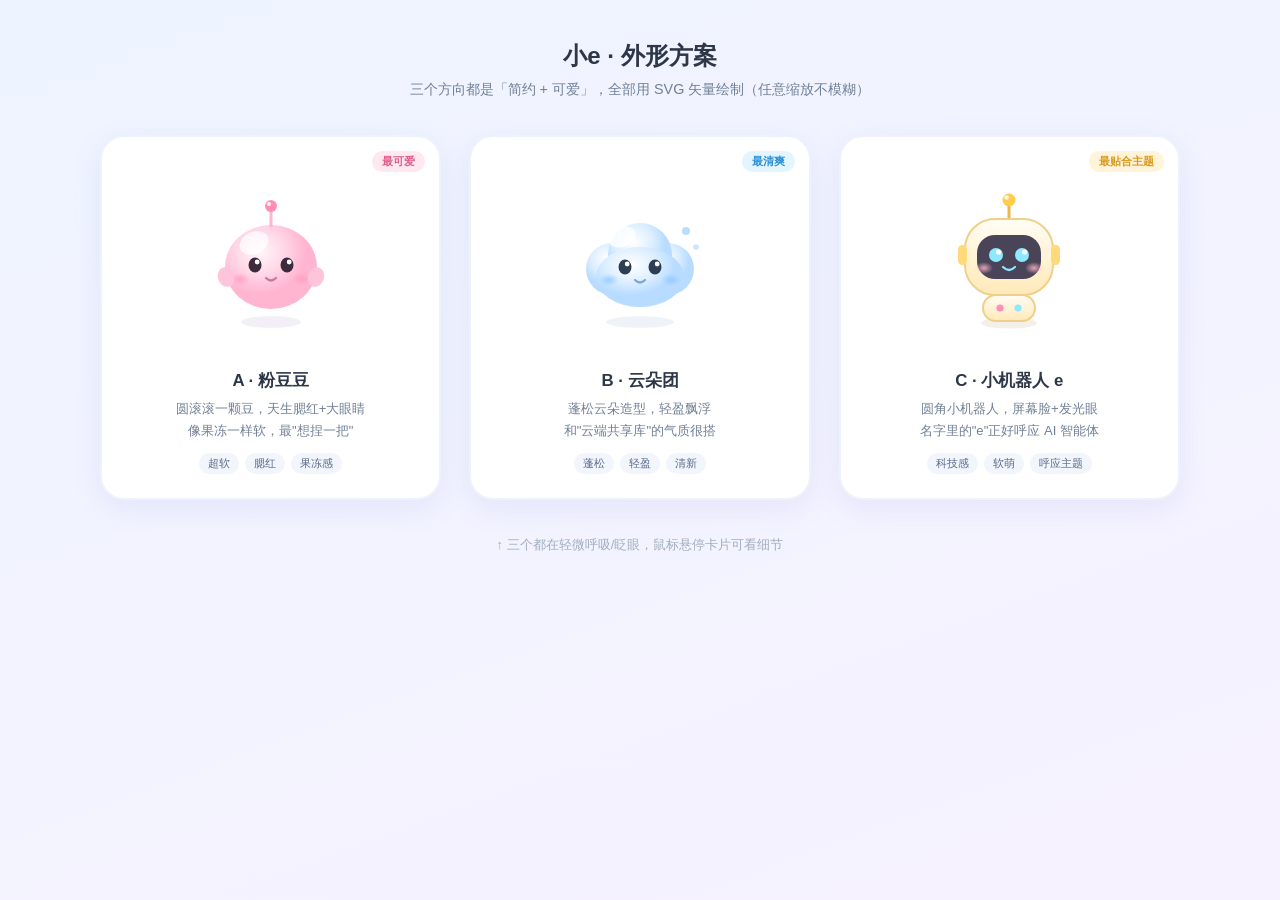
<file: assets/xiaoe/prototype.html>
<!DOCTYPE html>
<html lang="zh-CN">
<head>
<meta charset="UTF-8">
<title>小e 外形方案对比</title>
<style>
  * { box-sizing: border-box; margin: 0; padding: 0; }
  body {
    font-family: -apple-system, "Segoe UI", "Microsoft YaHei", sans-serif;
    background: linear-gradient(160deg, #eef4ff 0%, #f7f2ff 100%);
    min-height: 100vh; padding: 40px 20px; color: #2d3748;
  }
  h1 { text-align: center; font-size: 1.5rem; font-weight: 700; margin-bottom: 8px; }
  .sub { text-align: center; color: #718096; font-size: .9rem; margin-bottom: 36px; }
  .grid {
    display: grid; grid-template-columns: repeat(auto-fit, minmax(280px, 1fr));
    gap: 28px; max-width: 1080px; margin: 0 auto;
  }
  .card {
    background: #fff; border-radius: 24px; padding: 28px 22px 24px;
    box-shadow: 0 8px 28px rgba(120,140,200,.13);
    border: 2px solid #eef2fa; text-align: center; position: relative;
    transition: transform .25s;
  }
  .card:hover { transform: translateY(-4px); }
  .badge {
    position: absolute; top: 14px; right: 14px; font-size: .7rem;
    padding: 3px 10px; border-radius: 999px; font-weight: 600;
  }
  .b1 { background: #ffe8f0; color: #e05a8a; }
  .b2 { background: #e3f6ff; color: #2b8fd6; }
  .b3 { background: #fff3d9; color: #d99b1f; }
  .stage {
    height: 190px; display: flex; align-items: center; justify-content: center;
    margin-bottom: 14px;
  }
  .name { font-size: 1.05rem; font-weight: 700; margin-bottom: 6px; }
  .desc { font-size: .82rem; color: #718096; line-height: 1.65; }
  .traits { margin-top: 12px; display: flex; gap: 6px; justify-content: center; flex-wrap: wrap; }
  .t { font-size: .7rem; padding: 3px 9px; border-radius: 999px; background: #f2f5fb; color: #5a6b8c; }

  /* 呼吸/眨眼动画，让原型有生命感 */
  @keyframes float { 0%,100% { transform: translateY(0); } 50% { transform: translateY(-7px); } }
  @keyframes blink { 0%,92%,100% { transform: scaleY(1); } 96% { transform: scaleY(.1); } }
  @keyframes wobble { 0%,100% { transform: rotate(0deg); } 25% { transform: rotate(-4deg); } 75% { transform: rotate(4deg); } }
  .float { animation: float 3.2s ease-in-out infinite; }
  .eye { animation: blink 4s infinite; transform-origin: center; }
</style>
</head>
<body>

<h1>小e · 外形方案</h1>
<p class="sub">三个方向都是「简约 + 可爱」，全部用 SVG 矢量绘制（任意缩放不模糊）</p>

<div class="grid">

  <!-- ===== 方案 A：软圆豆豆 ===== -->
  <div class="card">
    <span class="badge b1">最可爱</span>
    <div class="stage">
      <svg class="float" width="150" height="150" viewBox="0 0 150 150">
        <defs>
          <radialGradient id="bodyA" cx="38%" cy="32%">
            <stop offset="0%" stop-color="#fff6fa"/>
            <stop offset="55%" stop-color="#ffd6e6"/>
            <stop offset="100%" stop-color="#ffb5d0"/>
          </radialGradient>
          <radialGradient id="cheekA" cx="50%" cy="50%">
            <stop offset="0%" stop-color="#ff9ec2" stop-opacity=".85"/>
            <stop offset="100%" stop-color="#ff9ec2" stop-opacity="0"/>
          </radialGradient>
        </defs>
        <!-- 影子 -->
        <ellipse cx="75" cy="137" rx="30" ry="6" fill="#c9b8d8" opacity=".22"/>
        <!-- 身体（圆豆） -->
        <ellipse cx="75" cy="82" rx="46" ry="42" fill="url(#bodyA)"/>
        <!-- 高光 -->
        <ellipse cx="58" cy="58" rx="15" ry="11" fill="#fff" opacity=".75" transform="rotate(-25 58 58)"/>
        <!-- 眼睛 -->
        <g class="eye">
          <ellipse cx="59" cy="80" rx="6.5" ry="7.5" fill="#3d2b3d"/>
          <ellipse cx="91" cy="80" rx="6.5" ry="7.5" fill="#3d2b3d"/>
          <circle cx="61.2" cy="77" r="2.4" fill="#fff"/>
          <circle cx="93.2" cy="77" r="2.4" fill="#fff"/>
        </g>
        <!-- 腮红 -->
        <ellipse cx="44" cy="94" rx="10" ry="6.5" fill="url(#cheekA)"/>
        <ellipse cx="106" cy="94" rx="10" ry="6.5" fill="url(#cheekA)"/>
        <!-- 嘴（小小 w） -->
        <path d="M70 93 q5 5 10 0" stroke="#c9789a" stroke-width="2.2" fill="none" stroke-linecap="round"/>
        <!-- 头顶小天线 -->
        <line x1="75" y1="41" x2="75" y2="26" stroke="#ffb5d0" stroke-width="3" stroke-linecap="round"/>
        <circle cx="75" cy="21" r="6" fill="#ff8fb8"/>
        <circle cx="73" cy="19" r="2" fill="#fff" opacity=".85"/>
        <!-- 小手 -->
        <ellipse cx="30" cy="92" rx="8" ry="10" fill="#ffc4da" transform="rotate(-18 30 92)"/>
        <ellipse cx="120" cy="92" rx="8" ry="10" fill="#ffc4da" transform="rotate(18 120 92)"/>
      </svg>
    </div>
    <div class="name">A · 粉豆豆</div>
    <div class="desc">圆滚滚一颗豆，天生腮红+大眼睛<br>像果冻一样软，最"想捏一把"</div>
    <div class="traits"><span class="t">超软</span><span class="t">腮红</span><span class="t">果冻感</span></div>
  </div>

  <!-- ===== 方案 B：云朵团子 ===== -->
  <div class="card">
    <span class="badge b2">最清爽</span>
    <div class="stage">
      <svg class="float" width="160" height="150" viewBox="0 0 160 150" style="animation-delay:.4s">
        <defs>
          <radialGradient id="bodyB" cx="40%" cy="30%">
            <stop offset="0%" stop-color="#ffffff"/>
            <stop offset="60%" stop-color="#dceeff"/>
            <stop offset="100%" stop-color="#b8dcff"/>
          </radialGradient>
          <radialGradient id="cheekB" cx="50%" cy="50%">
            <stop offset="0%" stop-color="#8ec8ff" stop-opacity=".8"/>
            <stop offset="100%" stop-color="#8ec8ff" stop-opacity="0"/>
          </radialGradient>
        </defs>
        <ellipse cx="80" cy="137" rx="34" ry="6" fill="#b8c8dd" opacity=".22"/>
        <!-- 云朵身体：三个圆叠出蓬松感 -->
        <circle cx="52" cy="84" r="26" fill="url(#bodyB)"/>
        <circle cx="108" cy="84" r="26" fill="url(#bodyB)"/>
        <circle cx="80" cy="70" r="32" fill="url(#bodyB)"/>
        <ellipse cx="80" cy="92" rx="44" ry="30" fill="url(#bodyB)"/>
        <!-- 高光 -->
        <ellipse cx="62" cy="52" rx="14" ry="10" fill="#fff" opacity=".8" transform="rotate(-22 62 52)"/>
        <!-- 眼睛 -->
        <g class="eye">
          <ellipse cx="65" cy="82" rx="6.5" ry="7.5" fill="#2f3e52"/>
          <ellipse cx="95" cy="82" rx="6.5" ry="7.5" fill="#2f3e52"/>
          <circle cx="67.2" cy="79" r="2.4" fill="#fff"/>
          <circle cx="97.2" cy="79" r="2.4" fill="#fff"/>
        </g>
        <ellipse cx="49" cy="95" rx="10" ry="6.5" fill="url(#cheekB)"/>
        <ellipse cx="111" cy="95" rx="10" ry="6.5" fill="url(#cheekB)"/>
        <path d="M75 95 q5 5 10 0" stroke="#7aa8d6" stroke-width="2.2" fill="none" stroke-linecap="round"/>
        <!-- 小雨滴装饰 -->
        <circle cx="126" cy="46" r="4" fill="#a8d4ff" opacity=".8"/>
        <circle cx="136" cy="62" r="2.8" fill="#a8d4ff" opacity=".6"/>
      </svg>
    </div>
    <div class="name">B · 云朵团</div>
    <div class="desc">蓬松云朵造型，轻盈飘浮<br>和"云端共享库"的气质很搭</div>
    <div class="traits"><span class="t">蓬松</span><span class="t">轻盈</span><span class="t">清新</span></div>
  </div>

  <!-- ===== 方案 C：小机器人 e ===== -->
  <div class="card">
    <span class="badge b3">最贴合主题</span>
    <div class="stage">
      <svg class="float" width="150" height="150" viewBox="0 0 150 150" style="animation-delay:.8s">
        <defs>
          <linearGradient id="bodyC" x1="0" y1="0" x2="0" y2="1">
            <stop offset="0%" stop-color="#fffdf5"/>
            <stop offset="100%" stop-color="#ffe9b8"/>
          </linearGradient>
          <radialGradient id="cheekC" cx="50%" cy="50%">
            <stop offset="0%" stop-color="#ffb3c6" stop-opacity=".85"/>
            <stop offset="100%" stop-color="#ffb3c6" stop-opacity="0"/>
          </radialGradient>
        </defs>
        <ellipse cx="75" cy="138" rx="28" ry="5.5" fill="#c8b89a" opacity=".22"/>
        <!-- 天线 -->
        <line x1="75" y1="34" x2="75" y2="20" stroke="#e8b84a" stroke-width="3" stroke-linecap="round"/>
        <circle cx="75" cy="15" r="6.5" fill="#ffcc4d"/>
        <circle cx="72.6" cy="12.6" r="2.2" fill="#fff" opacity=".9"/>
        <!-- 头（圆角方，可爱比例） -->
        <rect x="31" y="34" width="88" height="76" rx="30" fill="url(#bodyC)" stroke="#f0d089" stroke-width="2"/>
        <!-- 屏幕脸（深一点的小面板） -->
        <rect x="43" y="50" width="64" height="44" rx="18" fill="#4a4458"/>
        <!-- 眼睛（发光小圆） -->
        <g class="eye">
          <circle cx="62" cy="70" r="7" fill="#8ee8ff"/>
          <circle cx="88" cy="70" r="7" fill="#8ee8ff"/>
          <circle cx="64.6" cy="67" r="2.6" fill="#fff"/>
          <circle cx="90.6" cy="67" r="2.6" fill="#fff"/>
        </g>
        <!-- 嘴（小弧） -->
        <path d="M69 82 q6 6 12 0" stroke="#8ee8ff" stroke-width="2.2" fill="none" stroke-linecap="round"/>
        <!-- 腮红（在面板上） -->
        <ellipse cx="50" cy="83" rx="9" ry="6" fill="url(#cheekC)"/>
        <ellipse cx="100" cy="83" rx="9" ry="6" fill="url(#cheekC)"/>
        <!-- 小耳朵 -->
        <rect x="24" y="60" width="9" height="20" rx="4.5" fill="#ffd97a"/>
        <rect x="117" y="60" width="9" height="20" rx="4.5" fill="#ffd97a"/>
        <!-- 身体 -->
        <rect x="49" y="110" width="52" height="26" rx="13" fill="url(#bodyC)" stroke="#f0d089" stroke-width="2"/>
        <circle cx="66" cy="123" r="3.6" fill="#ff8fb8"/>
        <circle cx="84" cy="123" r="3.6" fill="#8ee8ff"/>
      </svg>
    </div>
    <div class="name">C · 小机器人 e</div>
    <div class="desc">圆角小机器人，屏幕脸+发光眼<br>名字里的"e"正好呼应 AI 智能体</div>
    <div class="traits"><span class="t">科技感</span><span class="t">软萌</span><span class="t">呼应主题</span></div>
  </div>

</div>

<p style="text-align:center;margin-top:36px;font-size:.82rem;color:#a0aec0">
  ↑ 三个都在轻微呼吸/眨眼，鼠标悬停卡片可看细节
</p>

</body>
</html>
</file>
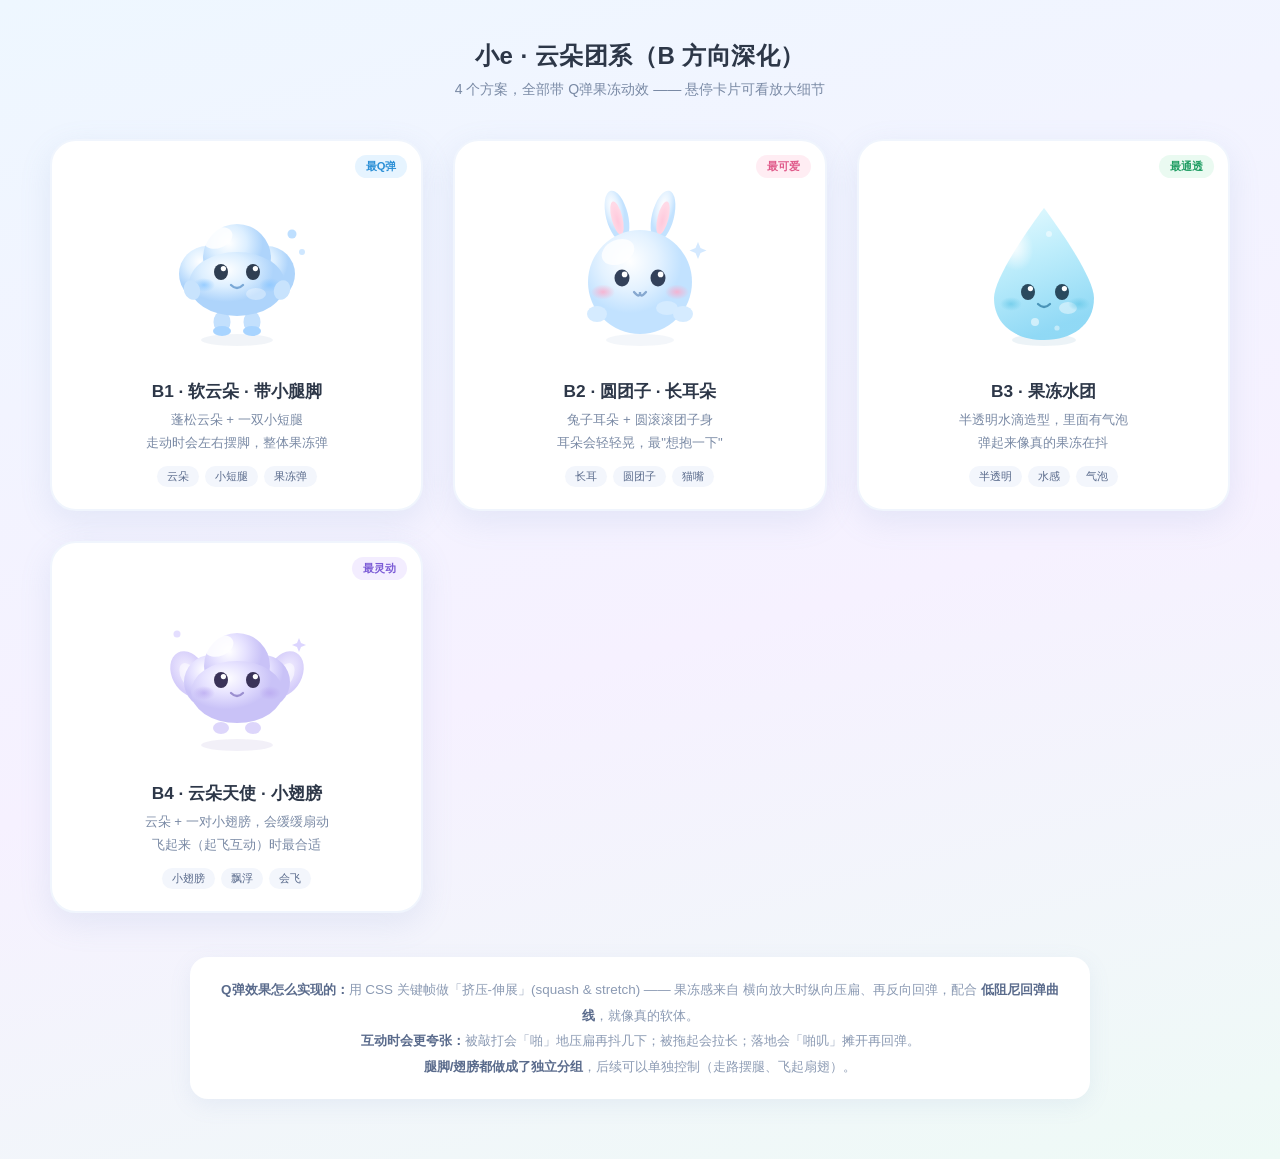
<file: assets/xiaoe/prototype2.html>
<!DOCTYPE html>
<html lang="zh-CN">
<head>
<meta charset="UTF-8">
<title>小e · 云朵团系方案（B 方向深化）</title>
<style>
  * { box-sizing: border-box; margin: 0; padding: 0; }
  body {
    font-family: -apple-system, "Segoe UI", "Microsoft YaHei", sans-serif;
    background: linear-gradient(165deg, #eef7ff 0%, #f6f1ff 55%, #eefaf6 100%);
    min-height: 100vh; padding: 40px 20px 60px; color: #2d3748;
  }
  h1 { text-align: center; font-size: 1.5rem; font-weight: 700; margin-bottom: 8px; letter-spacing: .5px; }
  .sub { text-align: center; color: #7a8aa5; font-size: .88rem; margin-bottom: 40px; }
  .grid {
    display: grid; grid-template-columns: repeat(auto-fit, minmax(300px, 1fr));
    gap: 30px; max-width: 1180px; margin: 0 auto;
  }
  .card {
    background: #fff; border-radius: 26px; padding: 26px 22px 22px;
    box-shadow: 0 10px 32px rgba(122,148,200,.14);
    border: 2px solid #f0f5fd; text-align: center; position: relative;
    transition: transform .3s cubic-bezier(.34,1.56,.64,1), box-shadow .3s;
  }
  .card:hover { transform: translateY(-6px) scale(1.015); box-shadow: 0 18px 44px rgba(122,148,200,.22); }
  .badge {
    position: absolute; top: 14px; right: 14px; font-size: .7rem; font-weight: 700;
    padding: 4px 11px; border-radius: 999px;
  }
  .b1 { background: #e6f4ff; color: #2b8fd6; }
  .b2 { background: #ffedf3; color: #e05a8a; }
  .b3 { background: #eafaf1; color: #1f9d63; }
  .b4 { background: #f3edff; color: #7b5bd6; }
  .stage { height: 200px; display: flex; align-items: center; justify-content: center; margin-bottom: 12px; }
  .name { font-size: 1.08rem; font-weight: 700; margin-bottom: 6px; }
  .desc { font-size: .83rem; color: #7a8aa5; line-height: 1.7; }
  .traits { margin-top: 12px; display: flex; gap: 6px; justify-content: center; flex-wrap: wrap; }
  .t { font-size: .7rem; padding: 3px 10px; border-radius: 999px; background: #f3f6fc; color: #5a6b8c; }

  /* ======== Q弹动效库 ======== */
  /* 果冻弹：整体挤压伸展（卡通物理感） */
  @keyframes jelly {
    0%, 100% { transform: scale(1, 1); }
    18% { transform: scale(1.14, .86); }
    36% { transform: scale(.9, 1.12); }
    54% { transform: scale(1.07, .95); }
    72% { transform: scale(.97, 1.03); }
    86% { transform: scale(1.01, .99); }
  }
  /* 缓浮 */
  @keyframes floaty { 0%,100% { transform: translateY(0); } 50% { transform: translateY(-8px); } }
  /* 呼吸（轻微伸缩） */
  @keyframes breathe { 0%,100% { transform: scale(1); } 50% { transform: scale(1.04, .97); } }
  /* 眨眼 */
  @keyframes blink { 0%,90%,100% { transform: scaleY(1); } 94% { transform: scaleY(.08); } }
  /* 软摇 */
  @keyframes swing { 0%,100% { transform: rotate(0deg); } 30% { transform: rotate(-5deg); } 70% { transform: rotate(5deg); } }
  /* 腿脚摆动 */
  @keyframes legL { 0%,100% { transform: rotate(-6deg); } 50% { transform: rotate(8deg); } }
  @keyframes legR { 0%,100% { transform: rotate(6deg); } 50% { transform: rotate(-8deg); } }

  .jelly { animation: jelly 2.6s ease-in-out infinite; transform-origin: center bottom; }
  .floating { animation: floaty 3.4s ease-in-out infinite; }
  .breathing { animation: breathe 2.8s ease-in-out infinite; transform-origin: center bottom; }
  .eye { animation: blink 4.4s infinite; transform-origin: center; }
  .swing { animation: swing 2.2s ease-in-out infinite; transform-origin: center top; }
  .legL { animation: legL 1.8s ease-in-out infinite; transform-origin: top center; }
  .legR { animation: legR 1.8s ease-in-out infinite; transform-origin: top center; }

  .note {
    max-width: 900px; margin: 44px auto 0; text-align: center;
    font-size: .84rem; color: #8b9ab3; line-height: 1.9;
    background: #fff; border-radius: 18px; padding: 20px 26px;
    box-shadow: 0 6px 22px rgba(122,148,200,.1);
  }
  .note b { color: #5a6b8c; }
</style>
</head>
<body>

<h1>小e · 云朵团系（B 方向深化）</h1>
<p class="sub">4 个方案，全部带 Q弹果冻动效 —— 悬停卡片可看放大细节</p>

<div class="grid">

  <!-- ===== B1：软云朵 + 小腿脚 ===== -->
  <div class="card">
    <span class="badge b1">最Q弹</span>
    <div class="stage">
      <svg class="jelly" width="170" height="170" viewBox="0 0 170 170">
        <defs>
          <radialGradient id="b1body" cx="38%" cy="28%">
            <stop offset="0%" stop-color="#ffffff"/>
            <stop offset="52%" stop-color="#ddefff"/>
            <stop offset="100%" stop-color="#aed4fb"/>
          </radialGradient>
          <radialGradient id="b1cheek" cx="50%" cy="50%">
            <stop offset="0%" stop-color="#8ec8ff" stop-opacity=".85"/>
            <stop offset="100%" stop-color="#8ec8ff" stop-opacity="0"/>
          </radialGradient>
        </defs>
        <ellipse cx="85" cy="158" rx="36" ry="6" fill="#b8c8dd" opacity=".2"/>
        <!-- 小短腿（Q弹摆动） -->
        <g class="legL"><ellipse cx="70" cy="140" rx="8.5" ry="11" fill="#c3e0fd"/></g>
        <g class="legR"><ellipse cx="100" cy="140" rx="8.5" ry="11" fill="#c3e0fd"/></g>
        <ellipse cx="70" cy="149" rx="9" ry="5" fill="#a8d4ff"/>
        <ellipse cx="100" cy="149" rx="9" ry="5" fill="#a8d4ff"/>
        <!-- 云朵身体 -->
        <circle cx="55" cy="92" r="28" fill="url(#b1body)"/>
        <circle cx="115" cy="92" r="28" fill="url(#b1body)"/>
        <circle cx="85" cy="76" r="34" fill="url(#b1body)"/>
        <ellipse cx="85" cy="102" rx="48" ry="32" fill="url(#b1body)"/>
        <!-- 高光 -->
        <ellipse cx="66" cy="56" rx="15" ry="10" fill="#fff" opacity=".85" transform="rotate(-22 66 56)"/>
        <ellipse cx="104" cy="112" rx="10" ry="6" fill="#fff" opacity=".35"/>
        <!-- 眼睛 -->
        <g class="eye">
          <ellipse cx="69" cy="90" rx="7" ry="8" fill="#2f3e52"/>
          <ellipse cx="101" cy="90" rx="7" ry="8" fill="#2f3e52"/>
          <circle cx="71.4" cy="86.6" r="2.6" fill="#fff"/>
          <circle cx="103.4" cy="86.6" r="2.6" fill="#fff"/>
        </g>
        <!-- 腮红 -->
        <ellipse cx="52" cy="103" rx="11" ry="7" fill="url(#b1cheek)"/>
        <ellipse cx="118" cy="103" rx="11" ry="7" fill="url(#b1cheek)"/>
        <!-- 嘴：小 w -->
        <path d="M79 103 q6 6 12 0" stroke="#7aa8d6" stroke-width="2.4" fill="none" stroke-linecap="round"/>
        <!-- 小手 -->
        <ellipse cx="40" cy="108" rx="8" ry="10" fill="#c8e3fd" transform="rotate(-20 40 108)"/>
        <ellipse cx="130" cy="108" rx="8" ry="10" fill="#c8e3fd" transform="rotate(20 130 108)"/>
        <!-- 小雨滴 -->
        <circle cx="140" cy="52" r="4.5" fill="#a8d4ff" opacity=".75"/>
        <circle cx="150" cy="70" r="3" fill="#a8d4ff" opacity=".55"/>
      </svg>
    </div>
    <div class="name">B1 · 软云朵 · 带小腿脚</div>
    <div class="desc">蓬松云朵 + 一双小短腿<br>走动时会左右摆脚，整体果冻弹</div>
    <div class="traits"><span class="t">云朵</span><span class="t">小短腿</span><span class="t">果冻弹</span></div>
  </div>

  <!-- ===== B2：圆团子 + 长耳朵 ===== -->
  <div class="card">
    <span class="badge b2">最可爱</span>
    <div class="stage">
      <svg class="breathing" width="170" height="170" viewBox="0 0 170 170">
        <defs>
          <radialGradient id="b2body" cx="40%" cy="30%">
            <stop offset="0%" stop-color="#ffffff"/>
            <stop offset="55%" stop-color="#e4f2ff"/>
            <stop offset="100%" stop-color="#c2e2ff"/>
          </radialGradient>
          <radialGradient id="b2inner" cx="50%" cy="60%">
            <stop offset="0%" stop-color="#ffc9dc"/>
            <stop offset="100%" stop-color="#ffd9e6"/>
          </radialGradient>
          <radialGradient id="b2cheek" cx="50%" cy="50%">
            <stop offset="0%" stop-color="#ffa8c8" stop-opacity=".8"/>
            <stop offset="100%" stop-color="#ffa8c8" stop-opacity="0"/>
          </radialGradient>
        </defs>
        <ellipse cx="85" cy="158" rx="34" ry="6" fill="#c0cfe4" opacity=".2"/>
        <!-- 长耳朵（微微摆动） -->
        <g class="legL"><ellipse cx="62" cy="34" rx="11" ry="26" fill="url(#b2body)" transform="rotate(-14 62 34)"/>
          <ellipse cx="62" cy="36" rx="5.5" ry="17" fill="url(#b2inner)" transform="rotate(-14 62 36)"/></g>
        <g class="legR"><ellipse cx="108" cy="34" rx="11" ry="26" fill="url(#b2body)" transform="rotate(14 108 34)"/>
          <ellipse cx="108" cy="36" rx="5.5" ry="17" fill="url(#b2inner)" transform="rotate(14 108 36)"/></g>
        <!-- 团子身体 -->
        <circle cx="85" cy="100" r="52" fill="url(#b2body)"/>
        <!-- 高光 -->
        <ellipse cx="63" cy="70" rx="17" ry="12" fill="#fff" opacity=".8" transform="rotate(-25 63 70)"/>
        <ellipse cx="112" cy="126" rx="11" ry="7" fill="#fff" opacity=".3"/>
        <!-- 眼睛 -->
        <g class="eye">
          <ellipse cx="67" cy="96" rx="7.5" ry="8.5" fill="#33415a"/>
          <ellipse cx="103" cy="96" rx="7.5" ry="8.5" fill="#33415a"/>
          <circle cx="69.6" cy="92.4" r="2.8" fill="#fff"/>
          <circle cx="105.6" cy="92.4" r="2.8" fill="#fff"/>
        </g>
        <!-- 腮红 -->
        <ellipse cx="48" cy="110" rx="12" ry="7.5" fill="url(#b2cheek)"/>
        <ellipse cx="122" cy="110" rx="12" ry="7.5" fill="url(#b2cheek)"/>
        <!-- 嘴：小三角（猫咪嘴） -->
        <path d="M79 110 q6 7 6 0 q0 7 6 0" stroke="#86a8d0" stroke-width="2.3" fill="none" stroke-linecap="round"/>
        <!-- 小爪 -->
        <ellipse cx="42" cy="132" rx="10" ry="8" fill="#d5ebff"/>
        <ellipse cx="128" cy="132" rx="10" ry="8" fill="#d5ebff"/>
        <!-- 星星点缀 -->
        <path d="M143 60 l2.5 6 6 2.5 -6 2.5 -2.5 6 -2.5 -6 -6 -2.5 6 -2.5z" fill="#c9e4ff" opacity=".8"/>
      </svg>
    </div>
    <div class="name">B2 · 圆团子 · 长耳朵</div>
    <div class="desc">兔子耳朵 + 圆滚滚团子身<br>耳朵会轻轻晃，最"想抱一下"</div>
    <div class="traits"><span class="t">长耳</span><span class="t">圆团子</span><span class="t">猫嘴</span></div>
  </div>

  <!-- ===== B3：果冻水团（透明质感） ===== -->
  <div class="card">
    <span class="badge b3">最通透</span>
    <div class="stage">
      <svg class="jelly" width="165" height="170" viewBox="0 0 165 170" style="animation-delay:.5s">
        <defs>
          <linearGradient id="b3body" x1="0" y1="0" x2="0.3" y2="1">
            <stop offset="0%" stop-color="#e8fbff" stop-opacity=".97"/>
            <stop offset="45%" stop-color="#b9ecfb" stop-opacity=".93"/>
            <stop offset="100%" stop-color="#8dd8f5" stop-opacity=".97"/>
          </linearGradient>
          <radialGradient id="b3gloss" cx="35%" cy="25%">
            <stop offset="0%" stop-color="#fff" stop-opacity=".95"/>
            <stop offset="100%" stop-color="#fff" stop-opacity="0"/>
          </radialGradient>
          <radialGradient id="b3cheek" cx="50%" cy="50%">
            <stop offset="0%" stop-color="#69c9e8" stop-opacity=".75"/>
            <stop offset="100%" stop-color="#69c9e8" stop-opacity="0"/>
          </radialGradient>
        </defs>
        <ellipse cx="83" cy="158" rx="32" ry="6" fill="#a8c8d8" opacity=".22"/>
        <!-- 水滴形身体（上尖下圆） -->
        <path d="M83 26 C83 26 133 92 133 116 C133 143 111 158 83 158
                 C55 158 33 143 33 116 C33 92 83 26 83 26 Z" fill="url(#b3body)"/>
        <!-- 玻璃高光 -->
        <ellipse cx="62" cy="74" rx="19" ry="26" fill="url(#b3gloss)" transform="rotate(-18 62 74)"/>
        <ellipse cx="107" cy="126" rx="9" ry="6" fill="#fff" opacity=".45"/>
        <!-- 眼睛 -->
        <g class="eye">
          <ellipse cx="67" cy="110" rx="7" ry="8" fill="#2a4a5e"/>
          <ellipse cx="101" cy="110" rx="7" ry="8" fill="#2a4a5e"/>
          <circle cx="69.4" cy="106.6" r="2.6" fill="#fff"/>
          <circle cx="103.4" cy="106.6" r="2.6" fill="#fff"/>
        </g>
        <ellipse cx="50" cy="122" rx="11" ry="7" fill="url(#b3cheek)"/>
        <ellipse cx="118" cy="122" rx="11" ry="7" fill="url(#b3cheek)"/>
        <path d="M77 122 q6 6 12 0" stroke="#4a94b8" stroke-width="2.3" fill="none" stroke-linecap="round"/>
        <!-- 内部小气泡 -->
        <circle cx="74" cy="140" r="4" fill="#fff" opacity=".55"/>
        <circle cx="96" cy="146" r="2.6" fill="#fff" opacity=".45"/>
        <circle cx="88" cy="52" r="3" fill="#fff" opacity=".5"/>
      </svg>
    </div>
    <div class="name">B3 · 果冻水团</div>
    <div class="desc">半透明水滴造型，里面有气泡<br>弹起来像真的果冻在抖</div>
    <div class="traits"><span class="t">半透明</span><span class="t">水感</span><span class="t">气泡</span></div>
  </div>

  <!-- ===== B4：云朵 + 小翅膀 + 可选腿 ===== -->
  <div class="card">
    <span class="badge b4">最灵动</span>
    <div class="stage">
      <svg class="floating" width="180" height="175" viewBox="0 0 180 175" style="animation-delay:.9s">
        <defs>
          <radialGradient id="b4body" cx="38%" cy="28%">
            <stop offset="0%" stop-color="#ffffff"/>
            <stop offset="50%" stop-color="#e6e2ff"/>
            <stop offset="100%" stop-color="#c9c2f7"/>
          </radialGradient>
          <radialGradient id="b4wing" cx="50%" cy="40%">
            <stop offset="0%" stop-color="#f4f0ff"/>
            <stop offset="100%" stop-color="#d4ccfa"/>
          </radialGradient>
          <radialGradient id="b4cheek" cx="50%" cy="50%">
            <stop offset="0%" stop-color="#b9a8f0" stop-opacity=".75"/>
            <stop offset="100%" stop-color="#b9a8f0" stop-opacity="0"/>
          </radialGradient>
        </defs>
        <ellipse cx="90" cy="163" rx="36" ry="6" fill="#c4bce0" opacity=".22"/>
        <!-- 小翅膀（扇动） -->
        <g class="legL" style="animation-duration:1.2s">
          <ellipse cx="42" cy="92" rx="17" ry="24" fill="url(#b4wing)" transform="rotate(-28 42 92)"/>
          <ellipse cx="42" cy="94" rx="8" ry="14" fill="#fff" opacity=".5" transform="rotate(-28 42 94)"/>
        </g>
        <g class="legR" style="animation-duration:1.2s">
          <ellipse cx="138" cy="92" rx="17" ry="24" fill="url(#b4wing)" transform="rotate(28 138 92)"/>
          <ellipse cx="138" cy="94" rx="8" ry="14" fill="#fff" opacity=".5" transform="rotate(28 138 94)"/>
        </g>
        <!-- 云朵身体 -->
        <circle cx="64" cy="100" r="27" fill="url(#b4body)"/>
        <circle cx="116" cy="100" r="27" fill="url(#b4body)"/>
        <circle cx="90" cy="84" r="33" fill="url(#b4body)"/>
        <ellipse cx="90" cy="110" rx="46" ry="31" fill="url(#b4body)"/>
        <ellipse cx="72" cy="64" rx="15" ry="10" fill="#fff" opacity=".85" transform="rotate(-22 72 64)"/>
        <!-- 眼睛（弯月笑眼会更可爱，这里用圆眼+高光） -->
        <g class="eye">
          <ellipse cx="74" cy="98" rx="7" ry="8" fill="#3a3358"/>
          <ellipse cx="106" cy="98" rx="7" ry="8" fill="#3a3358"/>
          <circle cx="76.4" cy="94.6" r="2.6" fill="#fff"/>
          <circle cx="108.4" cy="94.6" r="2.6" fill="#fff"/>
        </g>
        <ellipse cx="57" cy="111" rx="11" ry="7" fill="url(#b4cheek)"/>
        <ellipse cx="123" cy="111" rx="11" ry="7" fill="url(#b4cheek)"/>
        <path d="M84 111 q6 6 12 0" stroke="#9b8fd0" stroke-width="2.3" fill="none" stroke-linecap="round"/>
        <!-- 小脚（可选，做得很小） -->
        <ellipse cx="74" cy="146" rx="8" ry="6" fill="#ddd6fb"/>
        <ellipse cx="106" cy="146" rx="8" ry="6" fill="#ddd6fb"/>
        <!-- 星光 -->
        <path d="M152 56 l2 5 5 2 -5 2 -2 5 -2 -5 -5 -2 5 -2z" fill="#d8d0ff" opacity=".9"/>
        <circle cx="30" cy="52" r="3.5" fill="#d8d0ff" opacity=".7"/>
      </svg>
    </div>
    <div class="name">B4 · 云朵天使 · 小翅膀</div>
    <div class="desc">云朵 + 一对小翅膀，会缓缓扇动<br>飞起来（起飞互动）时最合适</div>
    <div class="traits"><span class="t">小翅膀</span><span class="t">飘浮</span><span class="t">会飞</span></div>
  </div>

</div>

<div class="note">
  <b>Q弹效果怎么实现的：</b>用 CSS 关键帧做「挤压-伸展」(squash &amp; stretch) —— 果冻感来自
  横向放大时纵向压扁、再反向回弹，配合 <b>低阻尼回弹曲线</b>，就像真的软体。<br>
  <b>互动时会更夸张：</b>被敲打会「啪」地压扁再抖几下；被拖起会拉长；落地会「啪叽」摊开再回弹。<br>
  <b>腿脚/翅膀都做成了独立分组</b>，后续可以单独控制（走路摆腿、飞起扇翅）。
</div>

</body>
</html>
</file>
